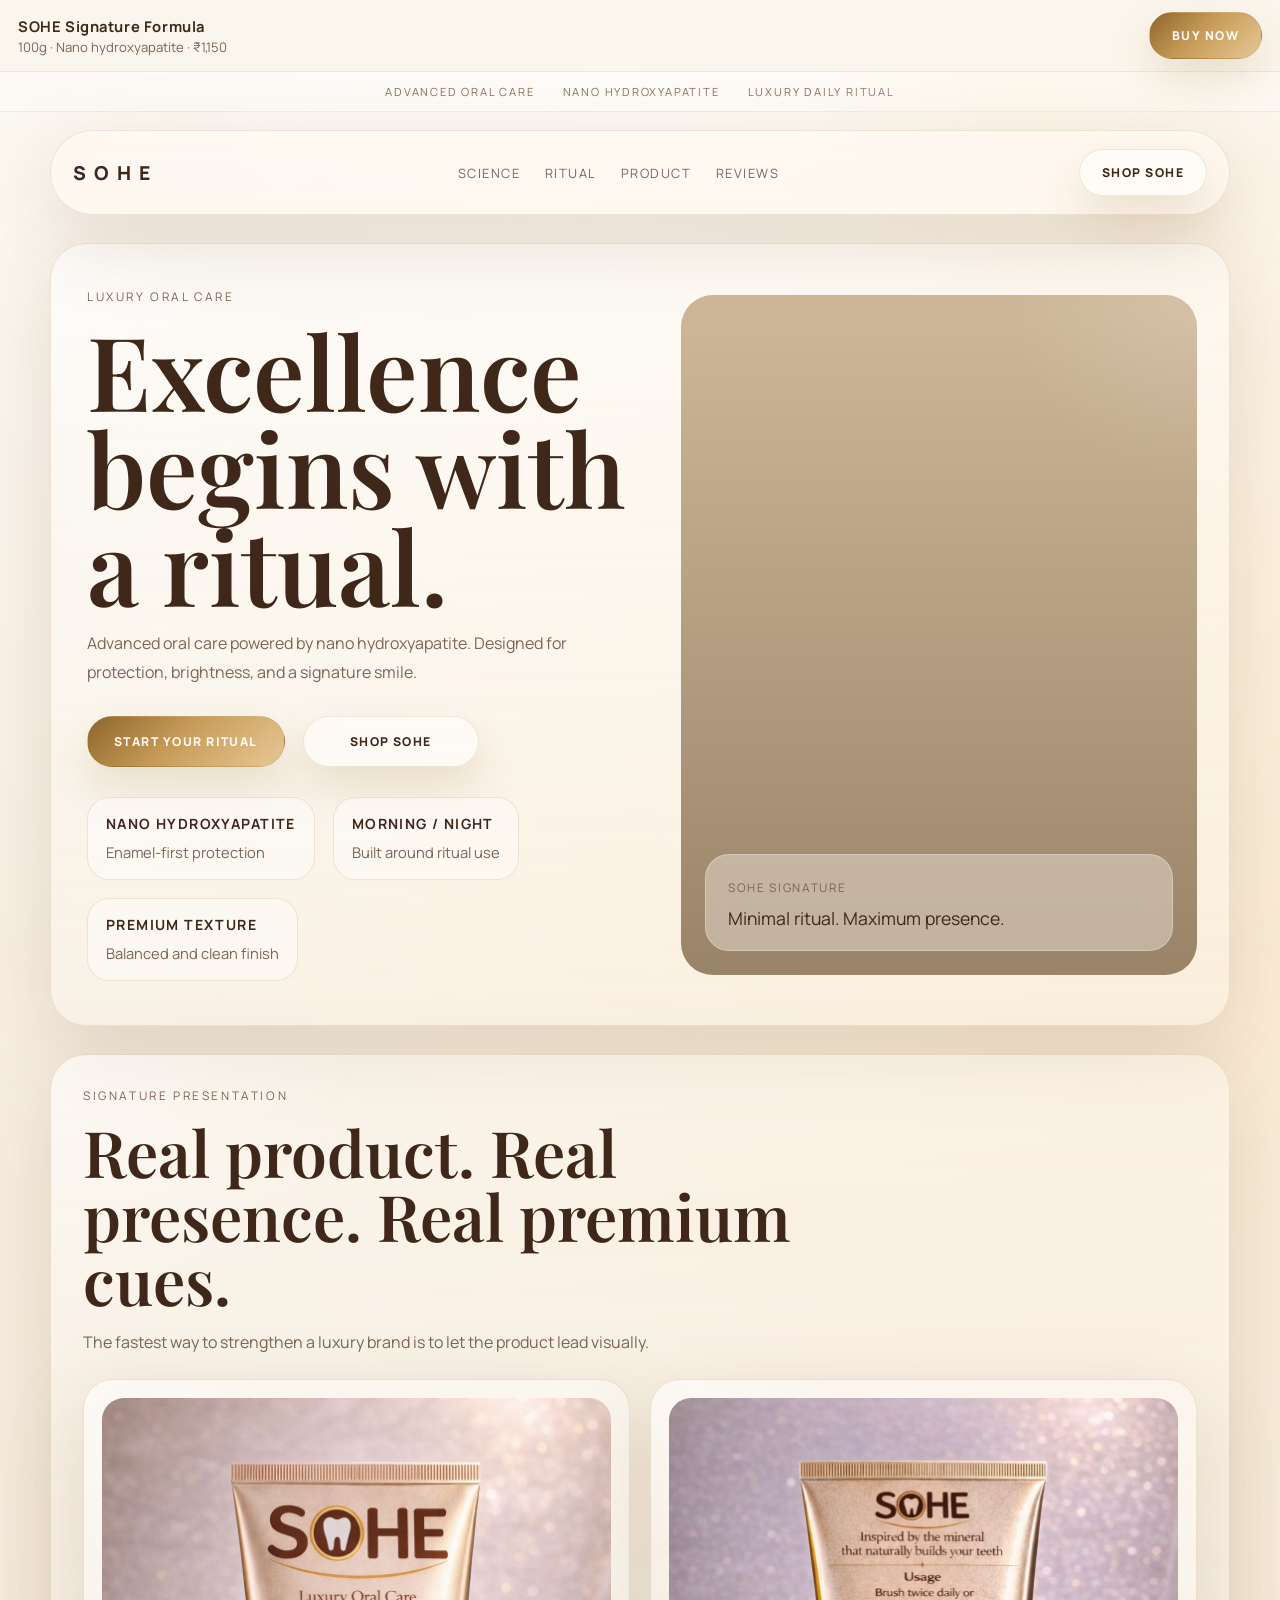
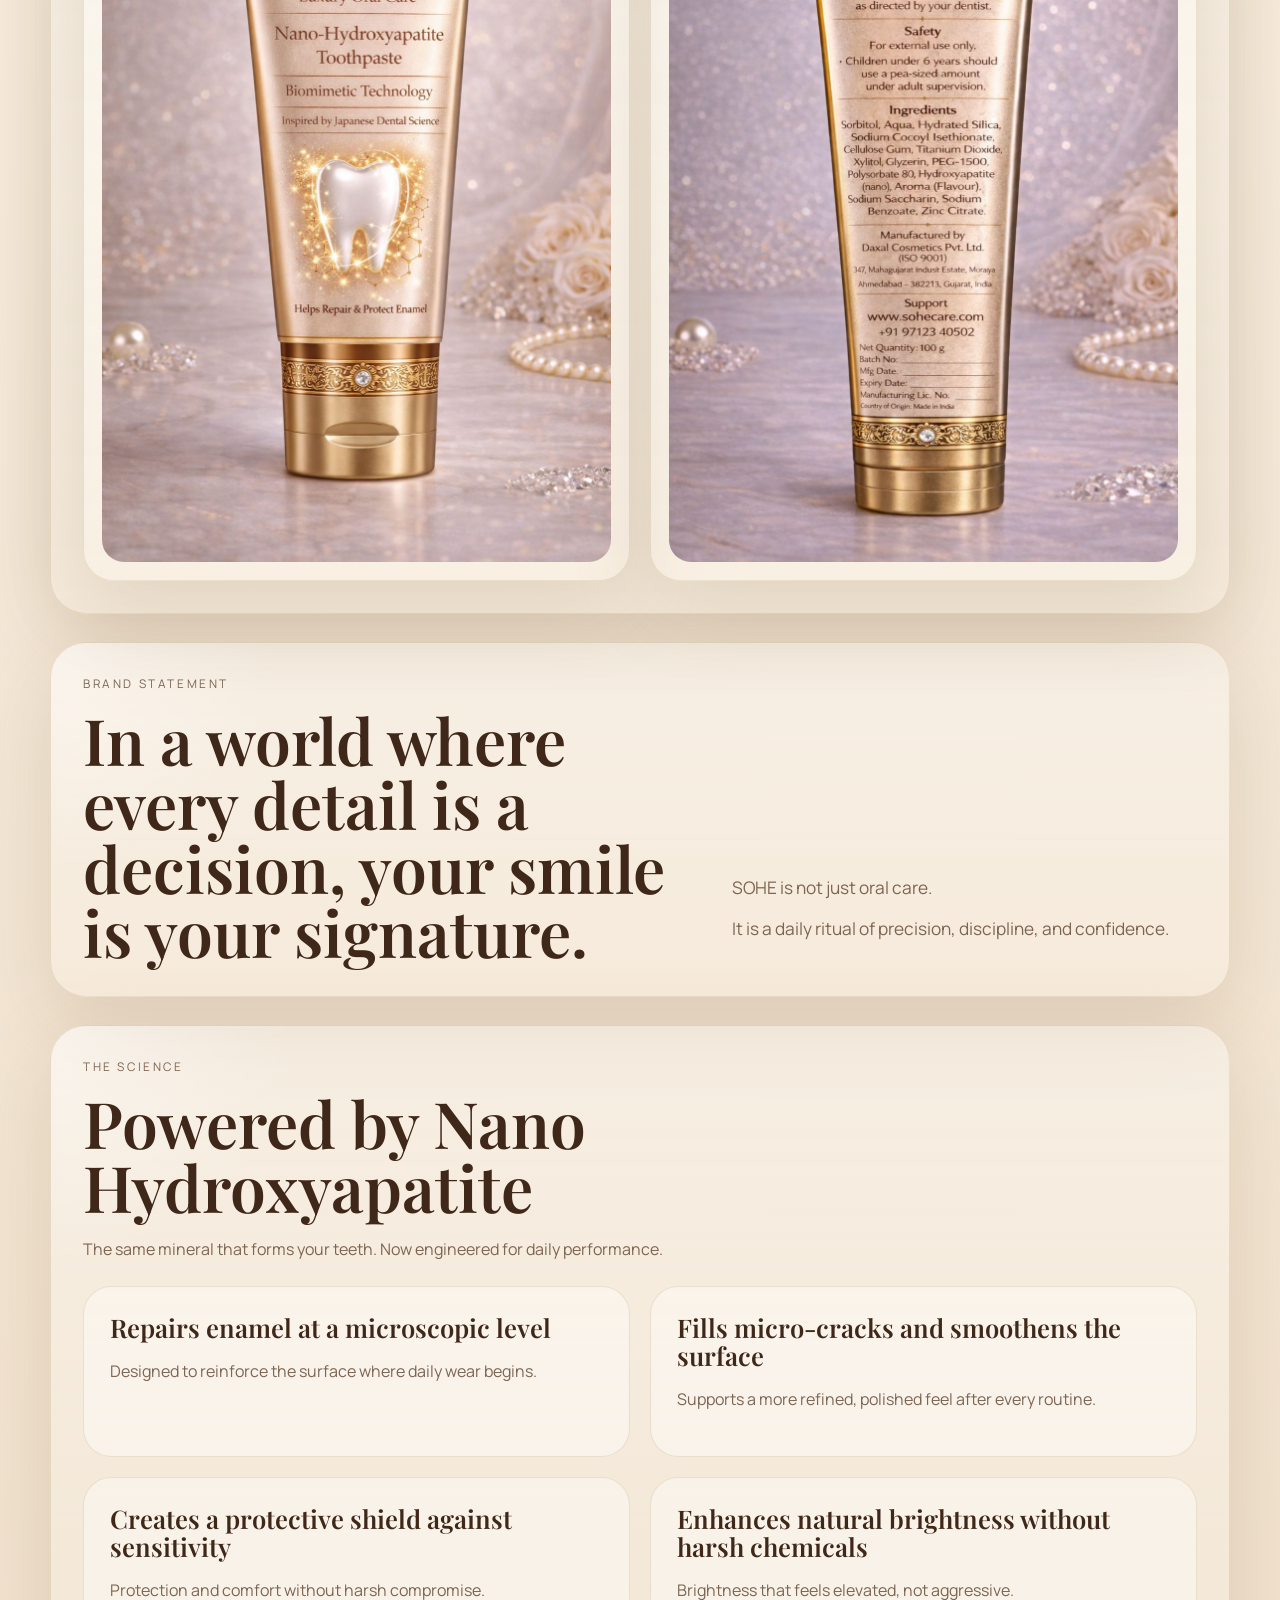
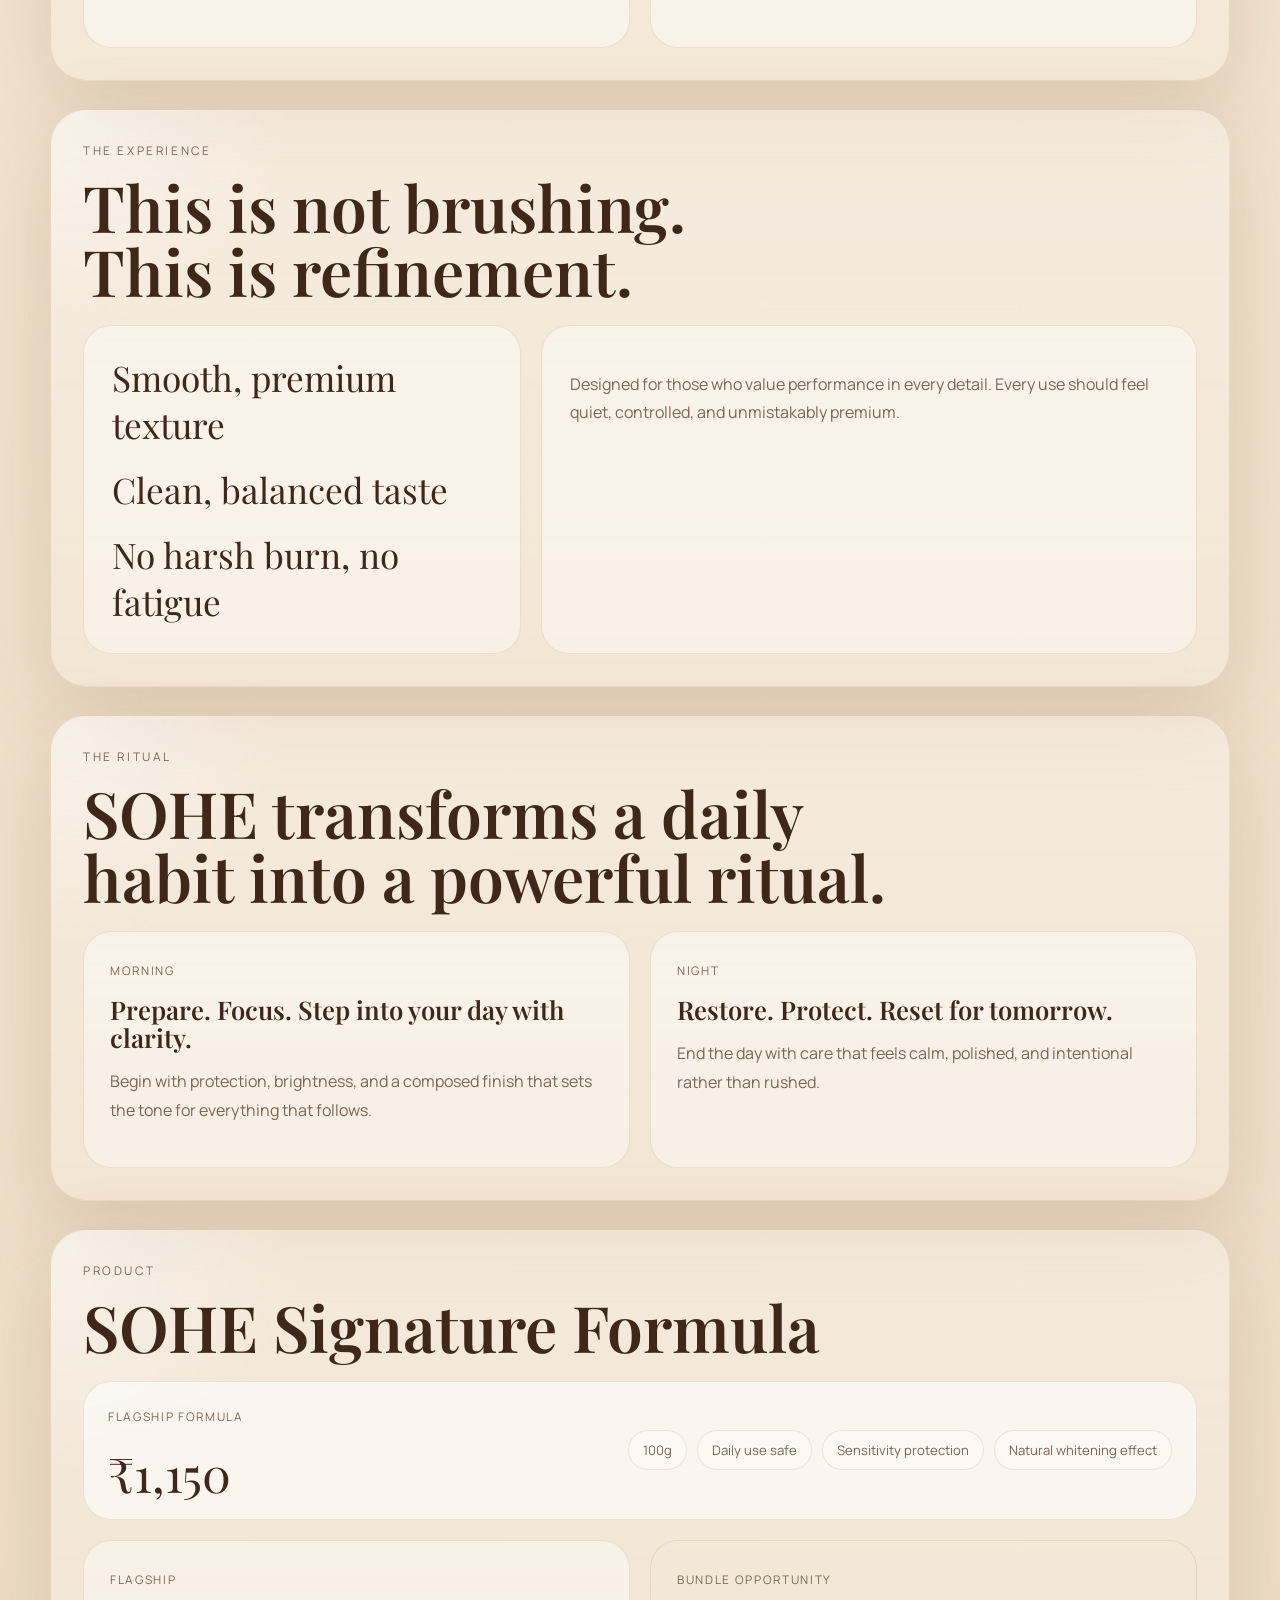
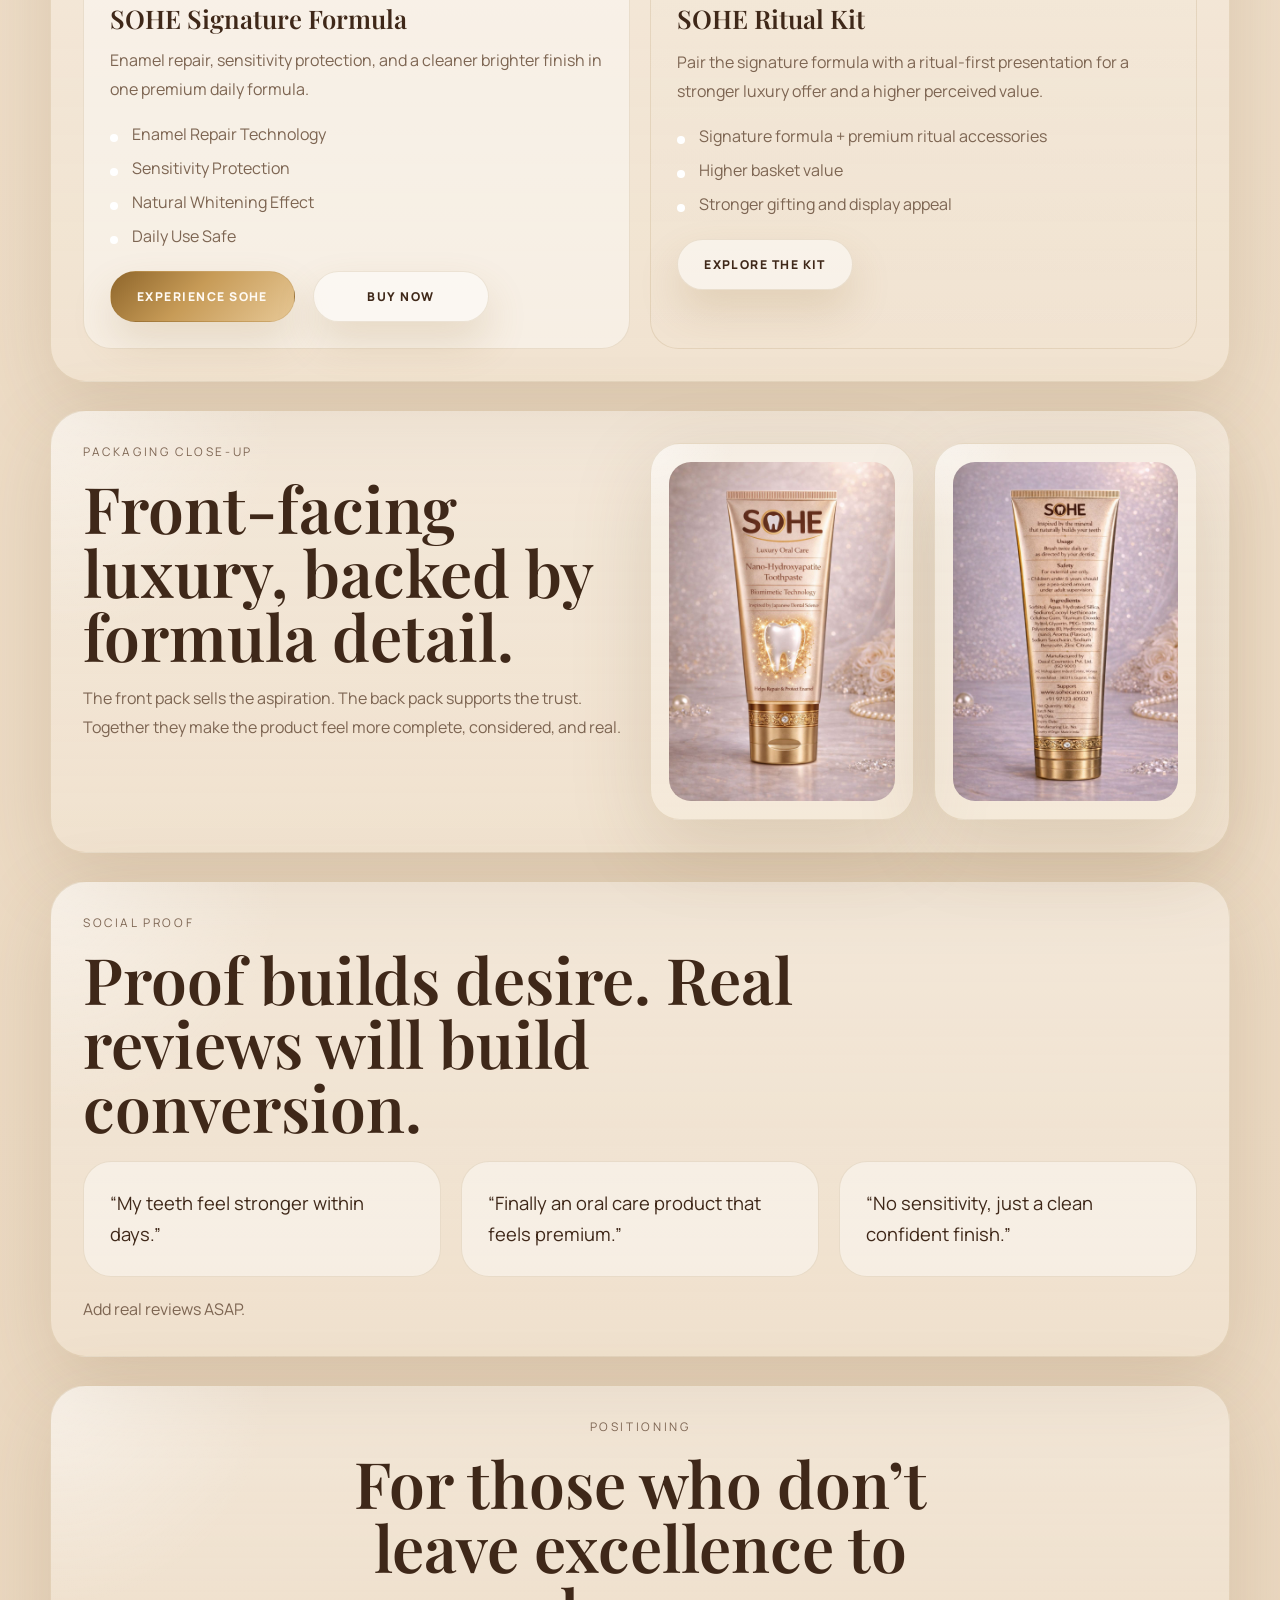
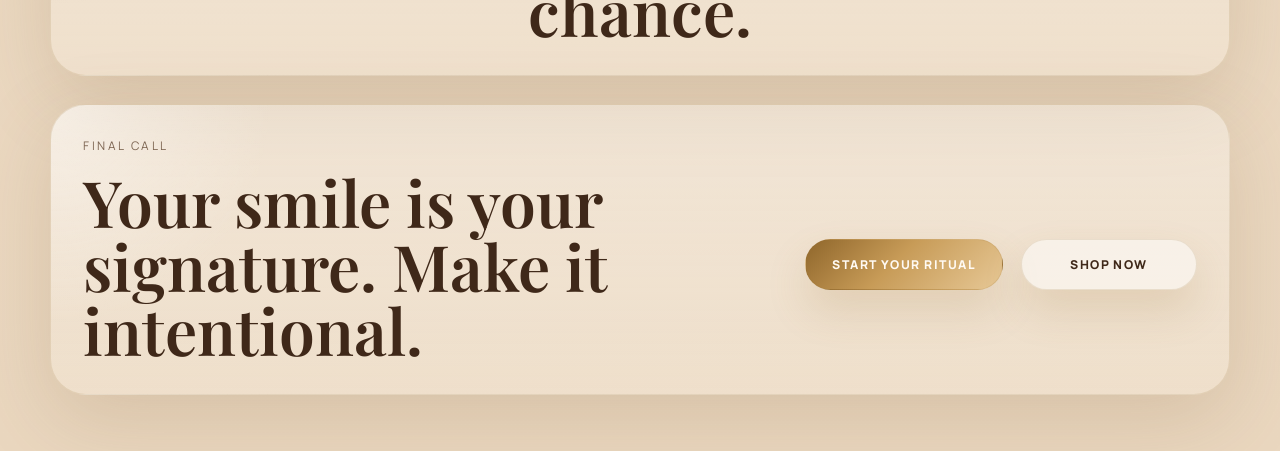
<file: index.html>
<!DOCTYPE html>
<html lang="en">
  <head>
    <meta charset="UTF-8" />
    <meta name="viewport" content="width=device-width, initial-scale=1.0" />
    <title>SOHE | Excellence Begins With A Ritual</title>
    <meta
      name="description"
      content="SOHE is advanced oral care powered by nano hydroxyapatite, designed for protection, brightness, and a signature smile."
    />
    <link rel="preconnect" href="https://fonts.googleapis.com" />
    <link rel="preconnect" href="https://fonts.gstatic.com" crossorigin />
    <link
      href="https://fonts.googleapis.com/css2?family=Manrope:wght@400;500;600;700;800&family=Playfair+Display:wght@500;600;700&display=swap"
      rel="stylesheet"
    />
    <link rel="stylesheet" href="home.css" />
  </head>
  <body data-page="home">
    <div class="sticky-buy-bar">
      <div class="sticky-buy-copy">
        <strong>SOHE Signature Formula</strong>
        <span>100g · Nano hydroxyapatite · ₹1,150</span>
      </div>
      <div class="sticky-buy-actions">
        <a class="button button-small" href="checkout.html">Buy Now</a>
      </div>
    </div>

    <div class="announcement-bar">
      <span>Advanced oral care</span>
      <span>Nano hydroxyapatite</span>
      <span>Luxury daily ritual</span>
    </div>

    <div class="page-shell">
      <header class="site-header">
        <a class="brand" href="index.html" aria-label="SOHE home">SOHE</a>
        <nav class="main-nav" aria-label="Primary">
          <a href="#science">Science</a>
          <a href="#ritual">Ritual</a>
          <a href="#product">Product</a>
          <a href="#proof">Reviews</a>
        </nav>
        <div class="header-actions">
          <a class="button button-secondary button-small" href="#product">Shop SOHE</a>
          <button class="menu-toggle" type="button" aria-expanded="false" aria-controls="mobile-menu">
            <span></span>
            <span></span>
            <span></span>
          </button>
        </div>
      </header>

      <nav class="mobile-nav" id="mobile-menu" aria-label="Mobile">
        <a href="#science">Science</a>
        <a href="#ritual">Ritual</a>
        <a href="#product">Product</a>
        <a href="#proof">Reviews</a>
      </nav>

      <main>
        <section class="hero">
          <div class="hero-copy">
            <p class="eyebrow">Luxury Oral Care</p>
            <h1>Excellence begins with a ritual.</h1>
            <p class="hero-subcopy">
              Advanced oral care powered by nano hydroxyapatite. Designed for protection,
              brightness, and a signature smile.
            </p>
            <div class="hero-actions">
              <a class="button" href="#ritual">Start Your Ritual</a>
              <a class="button button-secondary" href="#product">Shop SOHE</a>
            </div>
            <div class="hero-metrics">
              <div>
                <strong>Nano hydroxyapatite</strong>
                <span>Enamel-first protection</span>
              </div>
              <div>
                <strong>Morning / Night</strong>
                <span>Built around ritual use</span>
              </div>
              <div>
                <strong>Premium texture</strong>
                <span>Balanced and clean finish</span>
              </div>
            </div>
          </div>

          <div class="hero-media">
            <video
              class="hero-video"
              src="3.mp4"
              autoplay
              muted
              loop
              playsinline
              preload="metadata"
              aria-label="SOHE luxury oral care film"
            ></video>
            <div class="hero-overlay">
              <span class="overlay-tag">SOHE Signature</span>
              <p>Minimal ritual. Maximum presence.</p>
            </div>
          </div>
        </section>

        <section class="product-visuals section">
          <div class="section-head narrow">
            <p class="eyebrow">Signature Presentation</p>
            <h2>Real product. Real presence. Real premium cues.</h2>
            <p class="section-intro">
              The fastest way to strengthen a luxury brand is to let the product lead visually.
            </p>
          </div>
          <div class="product-visual-grid">
            <figure class="product-image-card product-image-card-large">
              <img src="sohe-front.jpeg" alt="SOHE luxury oral care front of tube packaging" />
            </figure>
            <figure class="product-image-card">
              <img src="sohe-back.jpeg" alt="SOHE luxury oral care back of tube packaging" />
            </figure>
          </div>
        </section>

        <section class="statement section">
          <p class="eyebrow">Brand Statement</p>
          <div class="statement-grid">
            <h2>In a world where every detail is a decision, your smile is your signature.</h2>
            <div class="statement-copy">
              <p>SOHE is not just oral care.</p>
              <p>It is a daily ritual of precision, discipline, and confidence.</p>
            </div>
          </div>
        </section>

        <section class="science section" id="science">
          <div class="section-head">
            <p class="eyebrow">The Science</p>
            <h2>Powered by Nano Hydroxyapatite</h2>
            <p class="section-intro">
              The same mineral that forms your teeth. Now engineered for daily performance.
            </p>
          </div>
          <div class="science-grid">
            <article class="science-card">
              <h3>Repairs enamel at a microscopic level</h3>
              <p>Designed to reinforce the surface where daily wear begins.</p>
            </article>
            <article class="science-card">
              <h3>Fills micro-cracks and smoothens the surface</h3>
              <p>Supports a more refined, polished feel after every routine.</p>
            </article>
            <article class="science-card">
              <h3>Creates a protective shield against sensitivity</h3>
              <p>Protection and comfort without harsh compromise.</p>
            </article>
            <article class="science-card">
              <h3>Enhances natural brightness without harsh chemicals</h3>
              <p>Brightness that feels elevated, not aggressive.</p>
            </article>
          </div>
        </section>

        <section class="experience section">
          <div class="section-head narrow">
            <p class="eyebrow">The Experience</p>
            <h2>This is not brushing. This is refinement.</h2>
          </div>
          <div class="experience-grid">
            <div class="experience-copy">
              <p>Smooth, premium texture</p>
              <p>Clean, balanced taste</p>
              <p>No harsh burn, no fatigue</p>
            </div>
            <div class="experience-note">
              <p>
                Designed for those who value performance in every detail. Every use should feel
                quiet, controlled, and unmistakably premium.
              </p>
            </div>
          </div>
        </section>

        <section class="ritual section" id="ritual">
          <div class="section-head">
            <p class="eyebrow">The Ritual</p>
            <h2>SOHE transforms a daily habit into a powerful ritual.</h2>
          </div>
          <div class="ritual-grid">
            <article class="ritual-card">
              <span class="ritual-label">Morning</span>
              <h3>Prepare. Focus. Step into your day with clarity.</h3>
              <p>
                Begin with protection, brightness, and a composed finish that sets the tone for
                everything that follows.
              </p>
            </article>
            <article class="ritual-card">
              <span class="ritual-label">Night</span>
              <h3>Restore. Protect. Reset for tomorrow.</h3>
              <p>
                End the day with care that feels calm, polished, and intentional rather than
                rushed.
              </p>
            </article>
          </div>
        </section>

        <section class="product section" id="product">
          <div class="section-head">
            <p class="eyebrow">Product</p>
            <h2>SOHE Signature Formula</h2>
          </div>
          <div class="product-intro-banner">
            <div>
              <span class="product-badge product-badge-strong">Flagship Formula</span>
              <p class="product-price">₹1,150</p>
            </div>
            <div class="product-intro-points">
              <span>100g</span>
              <span>Daily use safe</span>
              <span>Sensitivity protection</span>
              <span>Natural whitening effect</span>
            </div>
          </div>
          <div class="product-grid">
            <div class="product-card">
              <span class="product-badge">Flagship</span>
              <h3>SOHE Signature Formula</h3>
              <p class="product-value-line">
                Enamel repair, sensitivity protection, and a cleaner brighter finish in one premium
                daily formula.
              </p>
              <ul class="feature-list">
                <li>Enamel Repair Technology</li>
                <li>Sensitivity Protection</li>
                <li>Natural Whitening Effect</li>
                <li>Daily Use Safe</li>
              </ul>
              <div class="product-actions">
                <a class="button" href="checkout.html">Experience SOHE</a>
                <a class="button button-secondary" href="checkout.html">Buy Now</a>
              </div>
            </div>
            <div class="product-card product-card-alt">
              <span class="product-badge">Bundle Opportunity</span>
              <h3>SOHE Ritual Kit</h3>
              <p>
                Pair the signature formula with a ritual-first presentation for a stronger luxury
                offer and a higher perceived value.
              </p>
              <ul class="feature-list">
                <li>Signature formula + premium ritual accessories</li>
                <li>Higher basket value</li>
                <li>Stronger gifting and display appeal</li>
              </ul>
              <div class="product-actions">
                <a class="button button-secondary" href="shop.html">Explore the Kit</a>
              </div>
            </div>
          </div>
        </section>

        <section class="formula-showcase section">
          <div class="formula-showcase-copy">
            <p class="eyebrow">Packaging Close-Up</p>
            <h2>Front-facing luxury, backed by formula detail.</h2>
            <p class="section-intro">
              The front pack sells the aspiration. The back pack supports the trust. Together they
              make the product feel more complete, considered, and real.
            </p>
          </div>
          <div class="formula-showcase-grid">
            <figure class="product-image-card">
              <img src="sohe-front.jpeg" alt="SOHE front tube close-up" />
            </figure>
            <figure class="product-image-card">
              <img src="sohe-back.jpeg" alt="SOHE back tube close-up" />
            </figure>
          </div>
        </section>

        <section class="proof section" id="proof">
          <div class="section-head narrow">
            <p class="eyebrow">Social Proof</p>
            <h2>Proof builds desire. Real reviews will build conversion.</h2>
          </div>
          <div class="proof-grid">
            <blockquote class="review-card">
              <p>“My teeth feel stronger within days.”</p>
            </blockquote>
            <blockquote class="review-card">
              <p>“Finally an oral care product that feels premium.”</p>
            </blockquote>
            <blockquote class="review-card">
              <p>“No sensitivity, just a clean confident finish.”</p>
            </blockquote>
          </div>
          <p class="proof-note">Add real reviews ASAP.</p>
        </section>

        <section class="positioning section">
          <p class="eyebrow">Positioning</p>
          <h2>For those who don’t leave excellence to chance.</h2>
        </section>

        <section class="final-cta section">
          <div>
            <p class="eyebrow">Final Call</p>
            <h2>Your smile is your signature. Make it intentional.</h2>
          </div>
          <div class="hero-actions">
            <a class="button" href="#ritual">Start Your Ritual</a>
            <a class="button button-secondary" href="#product">Shop Now</a>
          </div>
        </section>
      </main>
    </div>

    <script src="script.js"></script>
  </body>
</html>
</file>
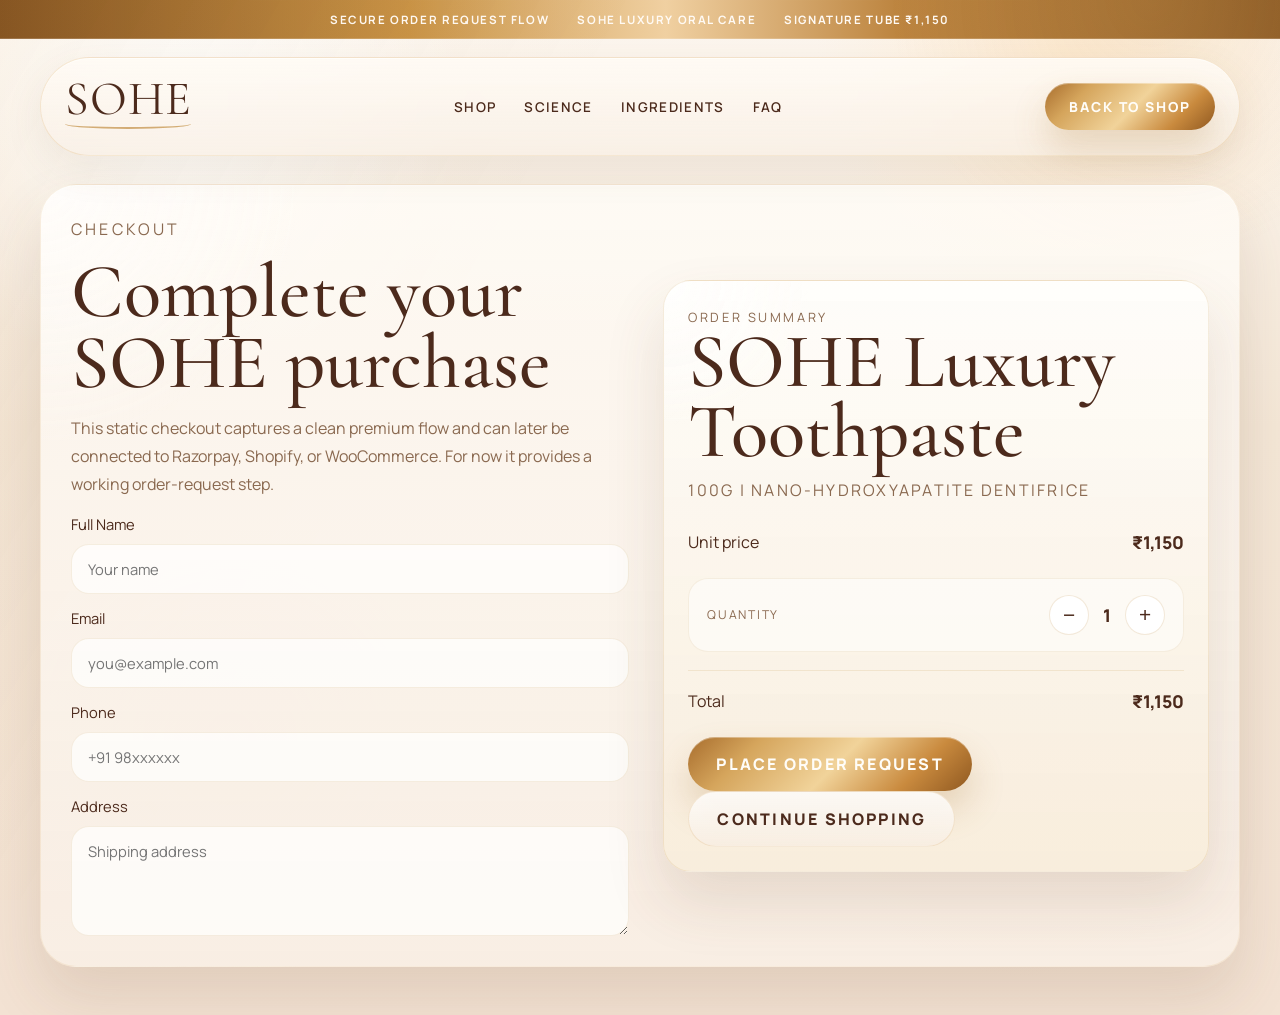
<file: checkout.html>
<!DOCTYPE html>
<html lang="en">
  <head>
    <meta charset="UTF-8" />
    <meta name="viewport" content="width=device-width, initial-scale=1.0" />
    <title>Checkout | SOHE Care</title>
    <meta
      name="description"
      content="Checkout page for SOHE luxury toothpaste priced at ₹1,150."
    />
    <link rel="preconnect" href="https://fonts.googleapis.com" />
    <link rel="preconnect" href="https://fonts.gstatic.com" crossorigin />
    <link
      href="https://fonts.googleapis.com/css2?family=Cormorant+Garamond:wght@400;500;600&family=Manrope:wght@400;500;600;700;800&display=swap"
      rel="stylesheet"
    />
    <link rel="stylesheet" href="styles.css" />
  </head>
  <body data-page="checkout">
    <div class="announcement-bar">
      <span>Secure order request flow</span>
      <span>SOHE Luxury Oral Care</span>
      <span>Signature Tube ₹1,150</span>
    </div>

    <div class="page-shell">
      <header class="site-header">
        <a class="brand" href="index.html" aria-label="SOHE Care home">
          <span class="brand-mark">SOHE</span>
          <span class="brand-swoosh" aria-hidden="true"></span>
        </a>
        <nav class="main-nav" aria-label="Primary">
          <a href="shop.html">Shop</a>
          <a href="science.html">Science</a>
          <a href="ingredients.html">Ingredients</a>
          <a href="faq.html">FAQ</a>
        </nav>
        <div class="header-actions">
          <a class="button button-small" href="shop.html">Back to Shop</a>
          <button class="menu-toggle" type="button" aria-expanded="false" aria-controls="mobile-menu">
            <span></span>
            <span></span>
            <span></span>
          </button>
        </div>
      </header>

      <nav class="mobile-nav" id="mobile-menu" aria-label="Mobile">
        <a href="shop.html">Shop</a>
        <a href="science.html">Science</a>
        <a href="ingredients.html">Ingredients</a>
        <a href="faq.html">FAQ</a>
      </nav>

      <main>
        <section class="section checkout-layout">
          <div class="checkout-copy">
            <p class="eyebrow">Checkout</p>
            <h1>Complete your SOHE purchase</h1>
            <p class="hero-subcopy">
              This static checkout captures a clean premium flow and can later be connected to
              Razorpay, Shopify, or WooCommerce. For now it provides a working order-request step.
            </p>

            <form class="checkout-form">
              <label>
                Full Name
                <input type="text" placeholder="Your name" />
              </label>
              <label>
                Email
                <input type="email" placeholder="you@example.com" />
              </label>
              <label>
                Phone
                <input type="tel" placeholder="+91 98xxxxxx" />
              </label>
              <label>
                Address
                <textarea rows="4" placeholder="Shipping address"></textarea>
              </label>
            </form>
          </div>

          <aside class="checkout-card" data-price="1150">
            <span class="eyebrow">Order Summary</span>
            <h2>SOHE Luxury Toothpaste</h2>
            <p class="product-subline">100g | Nano-Hydroxyapatite Dentifrice</p>

            <div class="checkout-line">
              <span>Unit price</span>
              <strong>₹1,150</strong>
            </div>

            <div class="quantity-selector" data-checkout-qty>
              <span class="quantity-label">Quantity</span>
              <div class="quantity-controls">
                <button type="button" class="qty-btn" data-action="decrease">−</button>
                <span class="qty-value" data-qty-value>1</span>
                <button type="button" class="qty-btn" data-action="increase">+</button>
              </div>
            </div>

            <div class="checkout-line checkout-total-line">
              <span>Total</span>
              <strong data-total-display>₹1,150</strong>
            </div>

            <a class="button" href="mailto:hello@sohecare.com?subject=SOHE%20Order%20Request&body=I%20would%20like%20to%20order%20SOHE%20Luxury%20Toothpaste." data-order-email>
              Place Order Request
            </a>
            <a class="button button-secondary" href="shop.html">Continue Shopping</a>
          </aside>
        </section>
      </main>
    </div>

    <script src="script.js"></script>
  </body>
</html>
</file>
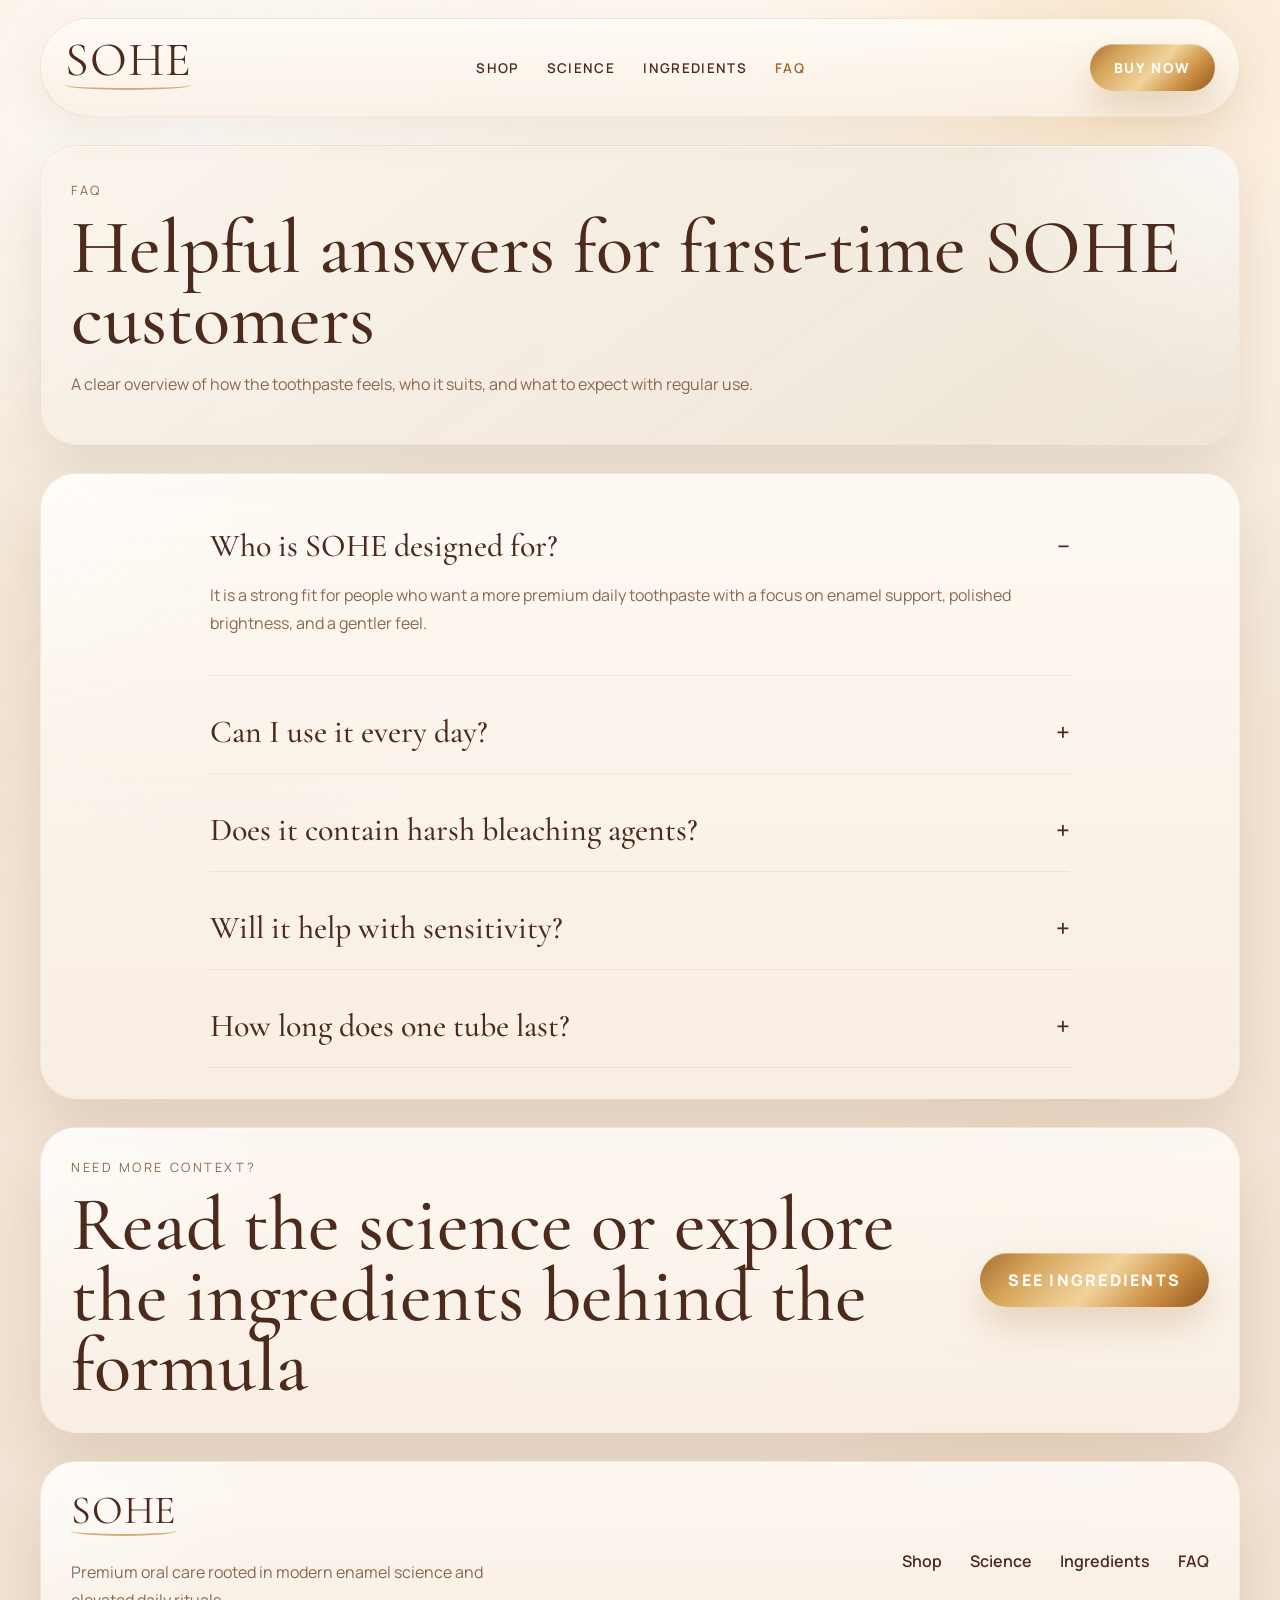
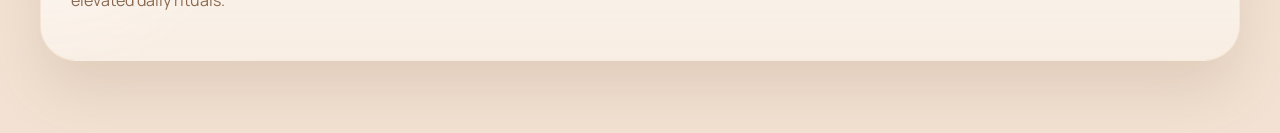
<file: faq.html>
<!DOCTYPE html>
<html lang="en">
  <head>
    <meta charset="UTF-8" />
    <meta name="viewport" content="width=device-width, initial-scale=1.0" />
    <title>FAQ | SOHE Care</title>
    <meta
      name="description"
      content="Frequently asked questions about SOHE advanced enamel care."
    />
    <link rel="preconnect" href="https://fonts.googleapis.com" />
    <link rel="preconnect" href="https://fonts.gstatic.com" crossorigin />
    <link
      href="https://fonts.googleapis.com/css2?family=Cormorant+Garamond:wght@400;500;600&family=Manrope:wght@400;500;600;700;800&display=swap"
      rel="stylesheet"
    />
    <link rel="stylesheet" href="styles.css" />
  </head>
  <body data-page="faq">
    <div class="page-shell">
      <header class="site-header">
        <a class="brand" href="index.html" aria-label="SOHE Care home">
          <span class="brand-mark">SOHE</span>
          <span class="brand-swoosh" aria-hidden="true"></span>
        </a>
        <nav class="main-nav" aria-label="Primary">
          <a href="shop.html">Shop</a>
          <a href="science.html">Science</a>
          <a href="ingredients.html">Ingredients</a>
          <a href="faq.html">FAQ</a>
        </nav>
        <div class="header-actions">
          <a class="button button-small" href="shop.html">Buy Now</a>
          <button class="menu-toggle" type="button" aria-expanded="false" aria-controls="mobile-menu">
            <span></span>
            <span></span>
            <span></span>
          </button>
        </div>
      </header>

      <nav class="mobile-nav" id="mobile-menu" aria-label="Mobile">
        <a href="shop.html">Shop</a>
        <a href="science.html">Science</a>
        <a href="ingredients.html">Ingredients</a>
        <a href="faq.html">FAQ</a>
      </nav>

      <main>
        <section class="section page-hero">
          <div>
            <p class="eyebrow">FAQ</p>
            <h1>Helpful answers for first-time SOHE customers</h1>
            <p class="hero-subcopy">
              A clear overview of how the toothpaste feels, who it suits, and what to expect with
              regular use.
            </p>
          </div>
        </section>

        <section class="section faq-section">
          <div class="faq-list">
            <details open>
              <summary>Who is SOHE designed for?</summary>
              <p>
                It is a strong fit for people who want a more premium daily toothpaste with a focus
                on enamel support, polished brightness, and a gentler feel.
              </p>
            </details>
            <details>
              <summary>Can I use it every day?</summary>
              <p>
                Yes. The formula is intended for twice-daily use as part of a normal brushing
                routine.
              </p>
            </details>
            <details>
              <summary>Does it contain harsh bleaching agents?</summary>
              <p>
                No. The brightening effect comes from polishing and smoothing rather than strong
                bleach-led whitening.
              </p>
            </details>
            <details>
              <summary>Will it help with sensitivity?</summary>
              <p>
                Many customers choose it specifically because the formula is designed around mineral
                support and a less aggressive brushing experience.
              </p>
            </details>
            <details>
              <summary>How long does one tube last?</summary>
              <p>
                For one person using a small amount twice daily, a tube generally lasts around one
                month.
              </p>
            </details>
          </div>
        </section>

        <section class="section cta-banner">
          <div>
            <p class="eyebrow">Need More Context?</p>
            <h2>Read the science or explore the ingredients behind the formula</h2>
          </div>
          <a class="button" href="ingredients.html">See Ingredients</a>
        </section>
      </main>

      <footer class="site-footer section">
        <div>
          <a class="brand footer-brand" href="index.html" aria-label="SOHE Care home">
            <span class="brand-mark">SOHE</span>
            <span class="brand-swoosh" aria-hidden="true"></span>
          </a>
          <p class="footer-copy">
            Premium oral care rooted in modern enamel science and elevated daily rituals.
          </p>
        </div>
        <div class="footer-links">
          <a href="shop.html">Shop</a>
          <a href="science.html">Science</a>
          <a href="ingredients.html">Ingredients</a>
          <a href="faq.html">FAQ</a>
        </div>
      </footer>
    </div>

    <script src="script.js"></script>
  </body>
</html>
</file>
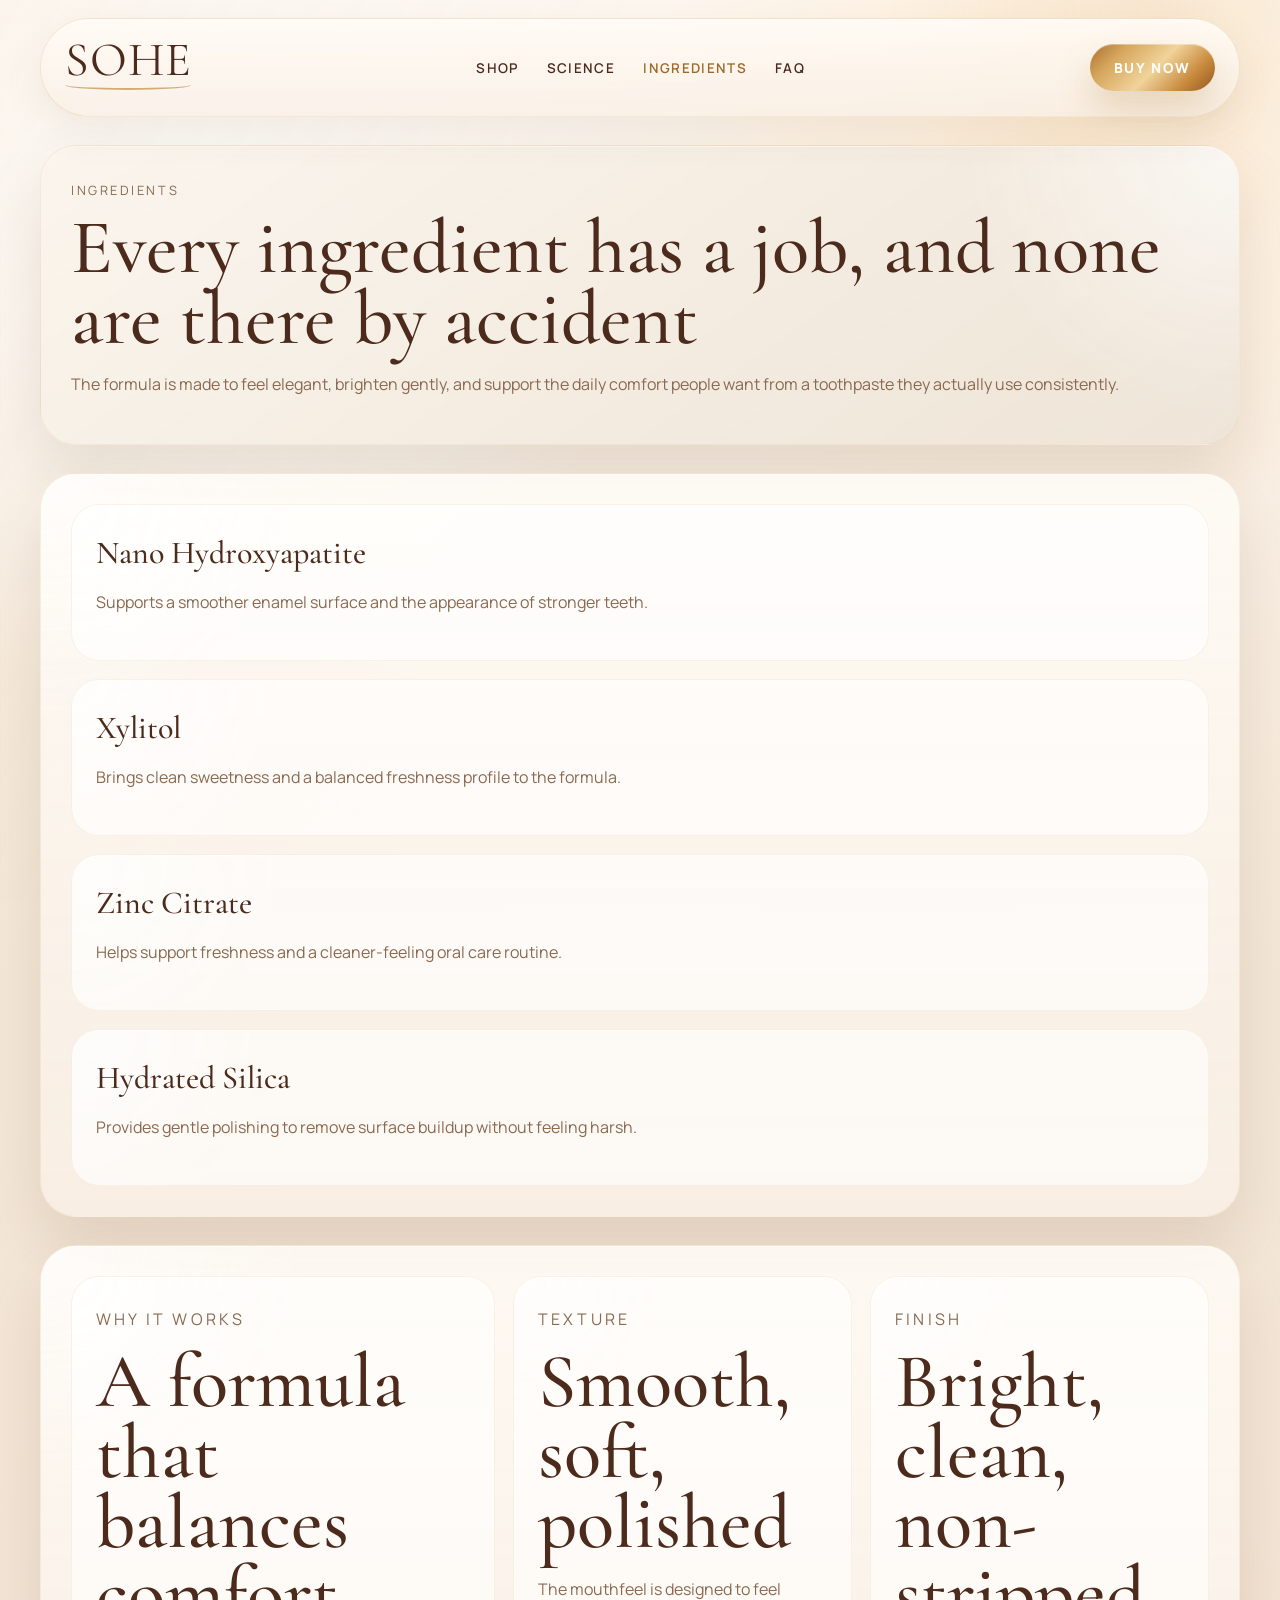
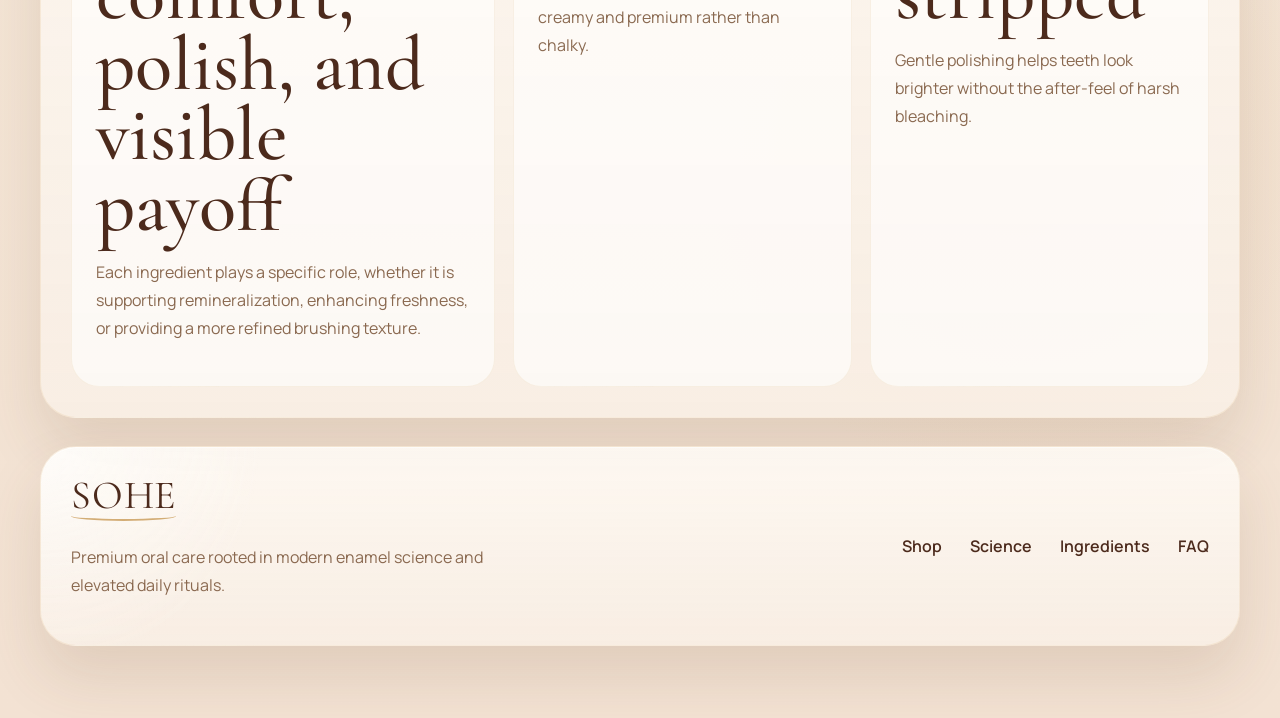
<file: ingredients.html>
<!DOCTYPE html>
<html lang="en">
  <head>
    <meta charset="UTF-8" />
    <meta name="viewport" content="width=device-width, initial-scale=1.0" />
    <title>Ingredients | SOHE Care</title>
    <meta
      name="description"
      content="Explore the premium oral care ingredients used in the SOHE formula."
    />
    <link rel="preconnect" href="https://fonts.googleapis.com" />
    <link rel="preconnect" href="https://fonts.gstatic.com" crossorigin />
    <link
      href="https://fonts.googleapis.com/css2?family=Cormorant+Garamond:wght@400;500;600&family=Manrope:wght@400;500;600;700;800&display=swap"
      rel="stylesheet"
    />
    <link rel="stylesheet" href="styles.css" />
  </head>
  <body data-page="ingredients">
    <div class="page-shell">
      <header class="site-header">
        <a class="brand" href="index.html" aria-label="SOHE Care home">
          <span class="brand-mark">SOHE</span>
          <span class="brand-swoosh" aria-hidden="true"></span>
        </a>
        <nav class="main-nav" aria-label="Primary">
          <a href="shop.html">Shop</a>
          <a href="science.html">Science</a>
          <a href="ingredients.html">Ingredients</a>
          <a href="faq.html">FAQ</a>
        </nav>
        <div class="header-actions">
          <a class="button button-small" href="shop.html">Buy Now</a>
          <button class="menu-toggle" type="button" aria-expanded="false" aria-controls="mobile-menu">
            <span></span>
            <span></span>
            <span></span>
          </button>
        </div>
      </header>

      <nav class="mobile-nav" id="mobile-menu" aria-label="Mobile">
        <a href="shop.html">Shop</a>
        <a href="science.html">Science</a>
        <a href="ingredients.html">Ingredients</a>
        <a href="faq.html">FAQ</a>
      </nav>

      <main>
        <section class="section page-hero">
          <div>
            <p class="eyebrow">Ingredients</p>
            <h1>Every ingredient has a job, and none are there by accident</h1>
            <p class="hero-subcopy">
              The formula is made to feel elegant, brighten gently, and support the daily comfort
              people want from a toothpaste they actually use consistently.
            </p>
          </div>
        </section>

        <section class="section split-section">
          <div class="ingredient-grid">
            <article class="ingredient-card">
              <div class="ingredient-visual crystal"></div>
              <h3>Nano Hydroxyapatite</h3>
              <p>Supports a smoother enamel surface and the appearance of stronger teeth.</p>
            </article>
            <article class="ingredient-card">
              <div class="ingredient-visual mint"></div>
              <h3>Xylitol</h3>
              <p>Brings clean sweetness and a balanced freshness profile to the formula.</p>
            </article>
            <article class="ingredient-card">
              <div class="ingredient-visual serum"></div>
              <h3>Zinc Citrate</h3>
              <p>Helps support freshness and a cleaner-feeling oral care routine.</p>
            </article>
            <article class="ingredient-card">
              <div class="ingredient-visual powder"></div>
              <h3>Hydrated Silica</h3>
              <p>Provides gentle polishing to remove surface buildup without feeling harsh.</p>
            </article>
          </div>
        </section>

        <section class="section editorial-grid">
          <article class="editorial-card editorial-card-large">
            <p class="eyebrow">Why It Works</p>
            <h2>A formula that balances comfort, polish, and visible payoff</h2>
            <p>
              Each ingredient plays a specific role, whether it is supporting remineralization,
              enhancing freshness, or providing a more refined brushing texture.
            </p>
          </article>
          <article class="editorial-card">
            <p class="eyebrow">Texture</p>
            <h2>Smooth, soft, polished</h2>
            <p>The mouthfeel is designed to feel creamy and premium rather than chalky.</p>
          </article>
          <article class="editorial-card">
            <p class="eyebrow">Finish</p>
            <h2>Bright, clean, non-stripped</h2>
            <p>Gentle polishing helps teeth look brighter without the after-feel of harsh bleaching.</p>
          </article>
        </section>
      </main>

      <footer class="site-footer section">
        <div>
          <a class="brand footer-brand" href="index.html" aria-label="SOHE Care home">
            <span class="brand-mark">SOHE</span>
            <span class="brand-swoosh" aria-hidden="true"></span>
          </a>
          <p class="footer-copy">
            Premium oral care rooted in modern enamel science and elevated daily rituals.
          </p>
        </div>
        <div class="footer-links">
          <a href="shop.html">Shop</a>
          <a href="science.html">Science</a>
          <a href="ingredients.html">Ingredients</a>
          <a href="faq.html">FAQ</a>
        </div>
      </footer>
    </div>

    <script src="script.js"></script>
  </body>
</html>
</file>
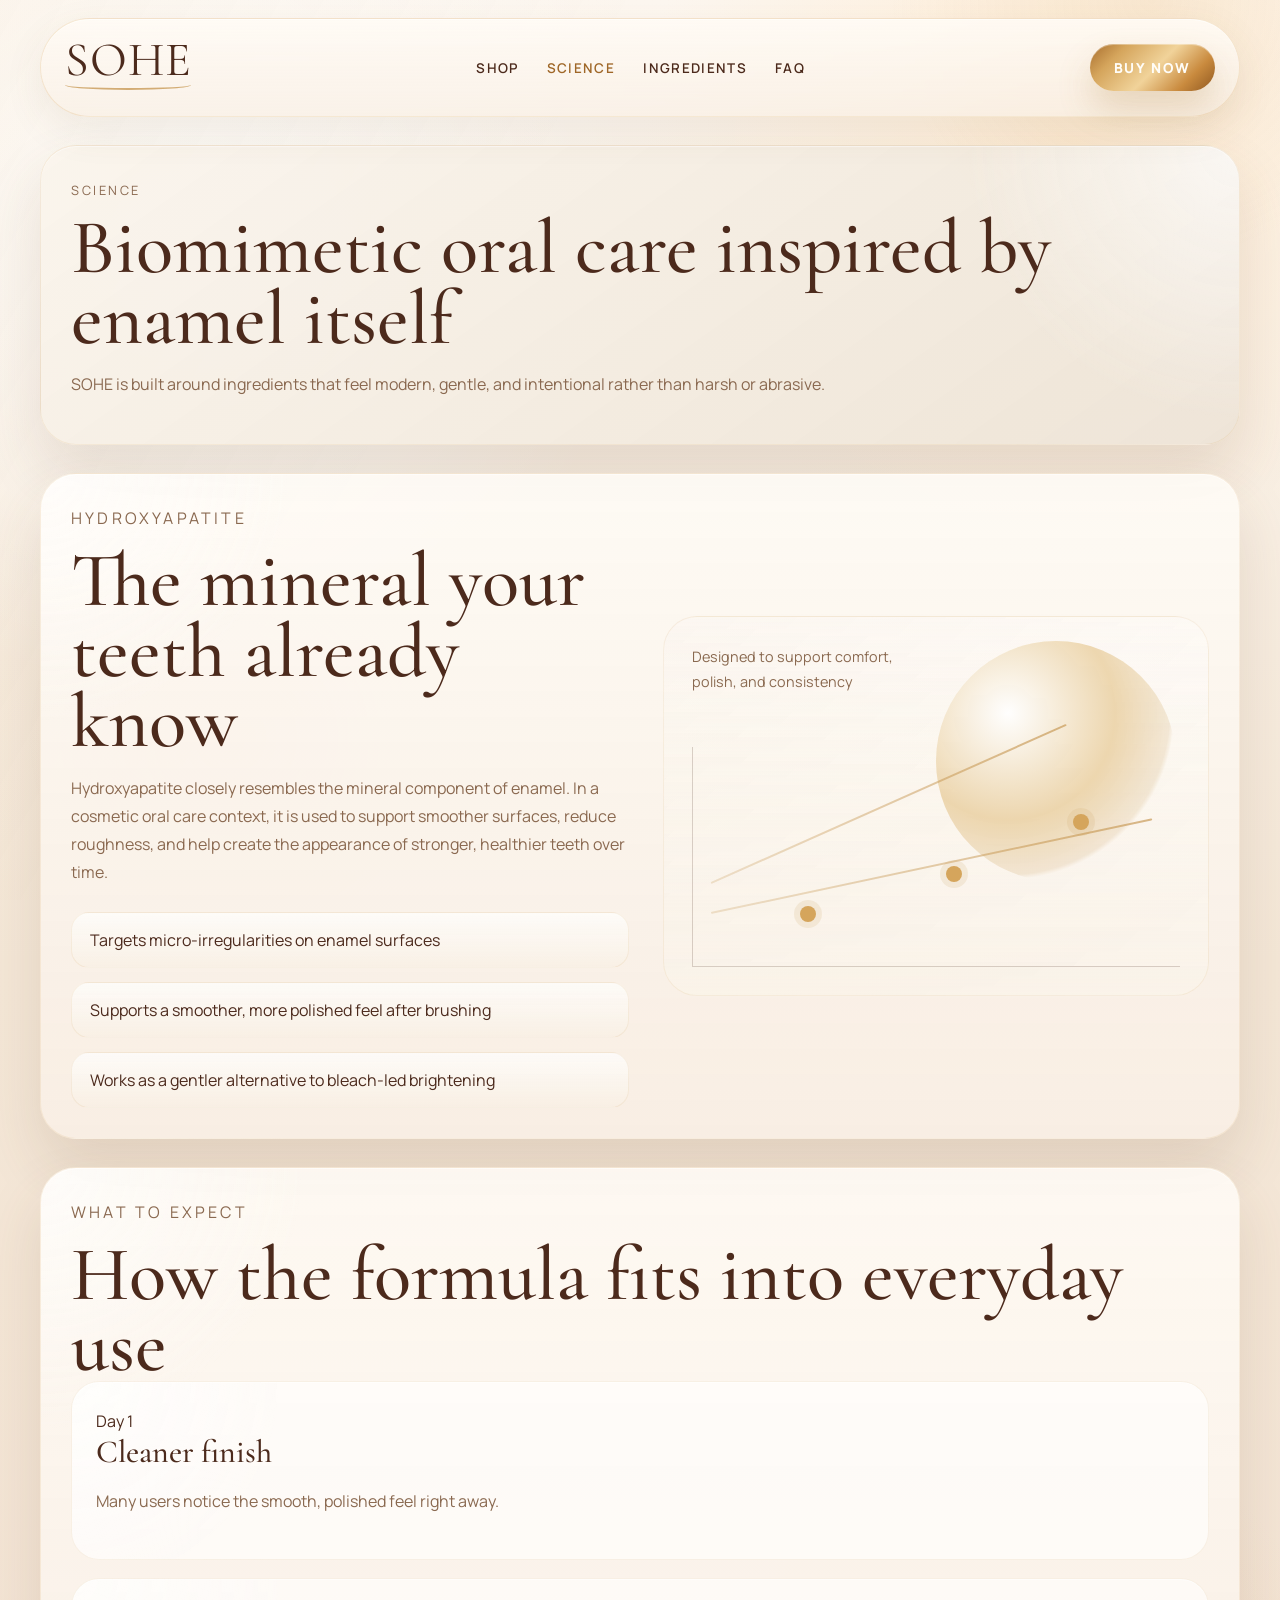
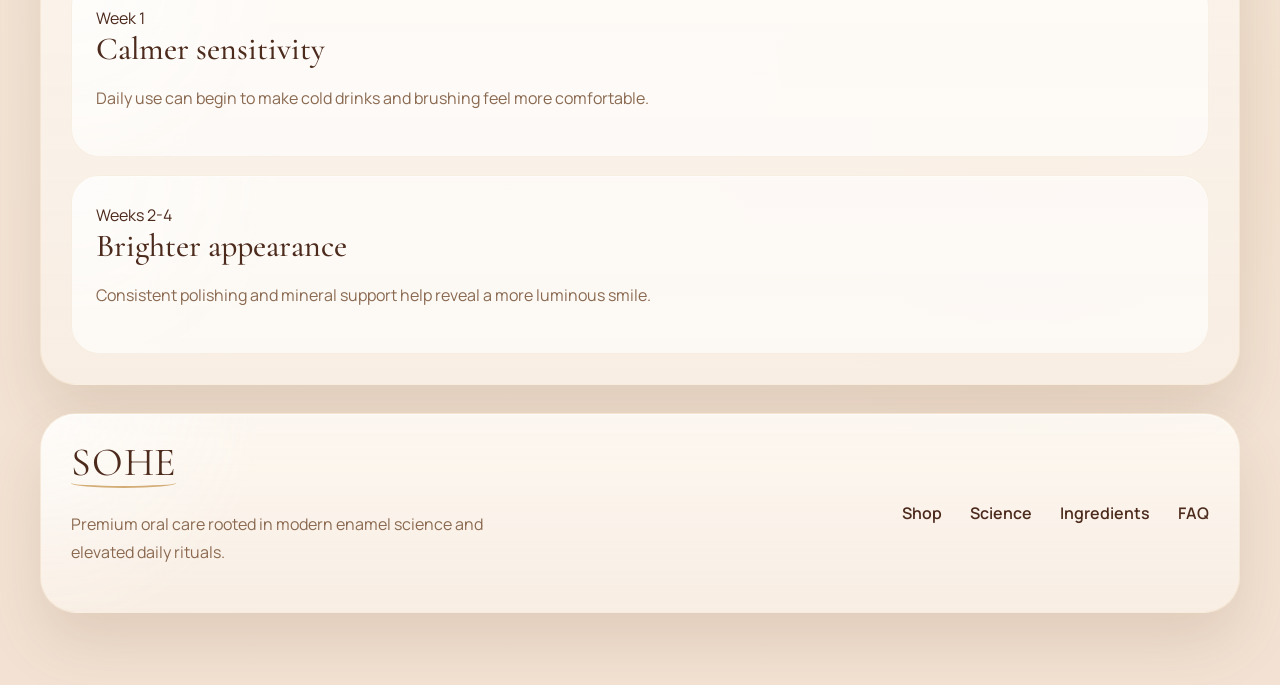
<file: science.html>
<!DOCTYPE html>
<html lang="en">
  <head>
    <meta charset="UTF-8" />
    <meta name="viewport" content="width=device-width, initial-scale=1.0" />
    <title>The Science | SOHE Care</title>
    <meta
      name="description"
      content="Learn how hydroxyapatite and biomimetic oral care support enamel."
    />
    <link rel="preconnect" href="https://fonts.googleapis.com" />
    <link rel="preconnect" href="https://fonts.gstatic.com" crossorigin />
    <link
      href="https://fonts.googleapis.com/css2?family=Cormorant+Garamond:wght@400;500;600&family=Manrope:wght@400;500;600;700;800&display=swap"
      rel="stylesheet"
    />
    <link rel="stylesheet" href="styles.css" />
  </head>
  <body data-page="science">
    <div class="page-shell">
      <header class="site-header">
        <a class="brand" href="index.html" aria-label="SOHE Care home">
          <span class="brand-mark">SOHE</span>
          <span class="brand-swoosh" aria-hidden="true"></span>
        </a>
        <nav class="main-nav" aria-label="Primary">
          <a href="shop.html">Shop</a>
          <a href="science.html">Science</a>
          <a href="ingredients.html">Ingredients</a>
          <a href="faq.html">FAQ</a>
        </nav>
        <div class="header-actions">
          <a class="button button-small" href="shop.html">Buy Now</a>
          <button class="menu-toggle" type="button" aria-expanded="false" aria-controls="mobile-menu">
            <span></span>
            <span></span>
            <span></span>
          </button>
        </div>
      </header>

      <nav class="mobile-nav" id="mobile-menu" aria-label="Mobile">
        <a href="shop.html">Shop</a>
        <a href="science.html">Science</a>
        <a href="ingredients.html">Ingredients</a>
        <a href="faq.html">FAQ</a>
      </nav>

      <main>
        <section class="section page-hero">
          <div>
            <p class="eyebrow">Science</p>
            <h1>Biomimetic oral care inspired by enamel itself</h1>
            <p class="hero-subcopy">
              SOHE is built around ingredients that feel modern, gentle, and intentional rather
              than harsh or abrasive.
            </p>
          </div>
        </section>

        <section class="section science-section">
          <div class="science-copy">
            <p class="eyebrow">Hydroxyapatite</p>
            <h2>The mineral your teeth already know</h2>
            <p>
              Hydroxyapatite closely resembles the mineral component of enamel. In a cosmetic oral
              care context, it is used to support smoother surfaces, reduce roughness, and help
              create the appearance of stronger, healthier teeth over time.
            </p>
            <ul class="science-list">
              <li>Targets micro-irregularities on enamel surfaces</li>
              <li>Supports a smoother, more polished feel after brushing</li>
              <li>Works as a gentler alternative to bleach-led brightening</li>
            </ul>
          </div>
          <div class="science-panel">
            <div class="science-orb"></div>
            <div class="science-chart">
              <div class="chart-line chart-line-one"></div>
              <div class="chart-line chart-line-two"></div>
              <div class="chart-point chart-point-one"></div>
              <div class="chart-point chart-point-two"></div>
              <div class="chart-point chart-point-three"></div>
            </div>
            <div class="science-caption">Designed to support comfort, polish, and consistency</div>
          </div>
        </section>

        <section class="section timeline-section">
          <div class="section-heading">
            <p class="eyebrow">What To Expect</p>
            <h2>How the formula fits into everyday use</h2>
          </div>
          <div class="timeline-grid">
            <article class="timeline-card">
              <span>Day 1</span>
              <h3>Cleaner finish</h3>
              <p>Many users notice the smooth, polished feel right away.</p>
            </article>
            <article class="timeline-card">
              <span>Week 1</span>
              <h3>Calmer sensitivity</h3>
              <p>Daily use can begin to make cold drinks and brushing feel more comfortable.</p>
            </article>
            <article class="timeline-card">
              <span>Weeks 2-4</span>
              <h3>Brighter appearance</h3>
              <p>Consistent polishing and mineral support help reveal a more luminous smile.</p>
            </article>
          </div>
        </section>
      </main>

      <footer class="site-footer section">
        <div>
          <a class="brand footer-brand" href="index.html" aria-label="SOHE Care home">
            <span class="brand-mark">SOHE</span>
            <span class="brand-swoosh" aria-hidden="true"></span>
          </a>
          <p class="footer-copy">
            Premium oral care rooted in modern enamel science and elevated daily rituals.
          </p>
        </div>
        <div class="footer-links">
          <a href="shop.html">Shop</a>
          <a href="science.html">Science</a>
          <a href="ingredients.html">Ingredients</a>
          <a href="faq.html">FAQ</a>
        </div>
      </footer>
    </div>

    <script src="script.js"></script>
  </body>
</html>
</file>
<file: home.css>
:root {
  --bg: #f6ebdc;
  --bg-soft: #ead9c2;
  --panel: rgba(255, 255, 255, 0.42);
  --panel-strong: rgba(255, 255, 255, 0.58);
  --border: rgba(157, 116, 55, 0.16);
  --text: #3f2819;
  --muted: #7d6552;
  --accent: #9d7437;
  --shadow: 0 24px 80px rgba(124, 90, 48, 0.18);
}

* {
  box-sizing: border-box;
}

html {
  scroll-behavior: smooth;
}

body {
  margin: 0;
  min-height: 100vh;
  background:
    radial-gradient(circle at top, rgba(255, 255, 255, 0.7), transparent 18%),
    radial-gradient(circle at 85% 10%, rgba(255, 226, 182, 0.45), transparent 16%),
    linear-gradient(180deg, #fbf4ea 0%, #f1e2ce 48%, #ead7bf 100%);
  color: var(--text);
  font-family: "Manrope", sans-serif;
}

body::before {
  content: "";
  position: fixed;
  inset: 0;
  pointer-events: none;
  background:
    linear-gradient(180deg, rgba(255, 255, 255, 0.16), transparent 22%),
    radial-gradient(circle at 80% 10%, rgba(255, 243, 220, 0.3), transparent 16%);
}

a {
  color: inherit;
}

.announcement-bar {
  display: flex;
  justify-content: center;
  gap: 28px;
  padding: 12px 18px;
  border-bottom: 1px solid rgba(157, 116, 55, 0.12);
  color: var(--muted);
  text-transform: uppercase;
  letter-spacing: 0.16em;
  font-size: 0.7rem;
  background: rgba(255, 255, 255, 0.26);
}

.sticky-buy-bar {
  position: sticky;
  top: 0;
  z-index: 30;
  display: flex;
  align-items: center;
  justify-content: space-between;
  gap: 18px;
  padding: 12px 18px;
  border-bottom: 1px solid rgba(157, 116, 55, 0.12);
  background: rgba(251, 245, 236, 0.88);
  backdrop-filter: blur(14px);
}

.sticky-buy-copy {
  display: grid;
  gap: 2px;
}

.sticky-buy-copy strong {
  font-size: 0.92rem;
  letter-spacing: 0.04em;
}

.sticky-buy-copy span {
  color: var(--muted);
  font-size: 0.82rem;
}

.page-shell {
  width: min(1180px, calc(100% - 32px));
  margin: 0 auto;
  padding-bottom: 56px;
}

.site-header {
  position: sticky;
  top: 12px;
  z-index: 20;
  display: flex;
  align-items: center;
  justify-content: space-between;
  gap: 20px;
  margin-top: 18px;
  padding: 18px 22px;
  border: 1px solid var(--border);
  border-radius: 999px;
  background: rgba(255, 249, 241, 0.72);
  backdrop-filter: blur(18px);
  box-shadow: var(--shadow);
}

.brand {
  text-decoration: none;
  font-size: 1.2rem;
  font-weight: 800;
  letter-spacing: 0.42em;
}

.main-nav,
.header-actions,
.hero-actions,
.hero-metrics,
.statement-grid,
.experience-grid,
.product-actions {
  display: flex;
  align-items: center;
  gap: 18px;
}

.main-nav {
  gap: 24px;
}

.main-nav a,
.mobile-nav a {
  text-decoration: none;
  text-transform: uppercase;
  letter-spacing: 0.12em;
  font-size: 0.8rem;
  color: var(--muted);
}

.button {
  display: inline-flex;
  align-items: center;
  justify-content: center;
  min-width: 176px;
  padding: 16px 26px;
  border-radius: 999px;
  border: 1px solid rgba(157, 116, 55, 0.16);
  background: linear-gradient(135deg, #8f662b 0%, #c79b57 45%, #e7c896 100%);
  color: #fffaf3;
  text-decoration: none;
  text-transform: uppercase;
  letter-spacing: 0.12em;
  font-size: 0.76rem;
  font-weight: 800;
  box-shadow: 0 20px 40px rgba(157, 116, 55, 0.18);
}

.button-secondary {
  background: rgba(255, 255, 255, 0.5);
  color: var(--text);
}

.button-small {
  min-width: auto;
  padding: 14px 22px;
}

.menu-toggle {
  display: none;
  width: 46px;
  height: 46px;
  border-radius: 50%;
  border: 1px solid var(--border);
  background: rgba(255, 255, 255, 0.28);
  cursor: pointer;
}

.menu-toggle span {
  display: block;
  width: 18px;
  height: 2px;
  margin: 3px auto;
  background: var(--text);
}

.mobile-nav {
  display: none;
  margin-top: 12px;
  padding: 18px;
  border: 1px solid var(--border);
  border-radius: 26px;
  background: rgba(255, 249, 241, 0.92);
}

.mobile-nav.is-open {
  display: grid;
  gap: 14px;
}

.section,
.hero {
  margin-top: 28px;
  padding: 32px;
  border-radius: 36px;
  border: 1px solid var(--border);
  background:
    radial-gradient(circle at top left, rgba(255, 255, 255, 0.4), transparent 18%),
    linear-gradient(180deg, rgba(255, 255, 255, 0.34), rgba(255, 250, 242, 0.24));
  box-shadow: var(--shadow);
}

.hero {
  display: grid;
  grid-template-columns: 1.05fr 0.95fr;
  gap: 28px;
  align-items: center;
  min-height: 760px;
  overflow: hidden;
}

.eyebrow {
  margin: 0 0 16px;
  color: var(--muted);
  text-transform: uppercase;
  letter-spacing: 0.22em;
  font-size: 0.74rem;
}

h1,
h2,
h3 {
  margin: 0;
  font-family: "Playfair Display", serif;
  font-weight: 600;
}

h1 {
  font-size: clamp(3.8rem, 8vw, 6.7rem);
  line-height: 0.95;
  max-width: 12ch;
}

h2 {
  font-size: clamp(2.2rem, 5vw, 4rem);
  line-height: 1;
}

h3 {
  font-size: 1.6rem;
  line-height: 1.1;
}

.hero-subcopy,
.section-intro,
.statement-copy p,
.experience-note p,
.ritual-card p,
.science-card p,
.product-card p,
.proof-note {
  color: var(--muted);
  line-height: 1.8;
  font-size: 1rem;
}

.hero-copy {
  padding: 12px 4px;
}

.hero-actions {
  flex-wrap: wrap;
  margin-top: 30px;
}

.hero-metrics {
  flex-wrap: wrap;
  margin-top: 30px;
}

.hero-metrics div {
  min-width: 150px;
  padding: 16px 18px;
  border-radius: 22px;
  border: 1px solid var(--border);
  background: var(--panel);
}

.hero-metrics strong {
  display: block;
  margin-bottom: 8px;
  font-size: 0.88rem;
  text-transform: uppercase;
  letter-spacing: 0.1em;
}

.hero-metrics span {
  color: var(--muted);
  font-size: 0.92rem;
}

.hero-media {
  position: relative;
  min-height: 680px;
  overflow: hidden;
  border-radius: 32px;
  background: #d9c3a4;
}

.hero-video {
  width: 100%;
  height: 100%;
  object-fit: cover;
  display: block;
  filter: sepia(0.18) saturate(0.95) contrast(1.02) brightness(0.92);
}

.hero-media::after {
  content: "";
  position: absolute;
  inset: 0;
  background:
    linear-gradient(180deg, rgba(82, 55, 23, 0.08), rgba(60, 37, 14, 0.4)),
    radial-gradient(circle at top right, rgba(255, 247, 230, 0.24), transparent 22%);
}

.hero-overlay {
  position: absolute;
  left: 24px;
  right: 24px;
  bottom: 24px;
  z-index: 1;
  padding: 20px 22px;
  border-radius: 24px;
  background: rgba(255, 250, 244, 0.38);
  border: 1px solid rgba(255, 255, 255, 0.28);
  backdrop-filter: blur(12px);
}

.overlay-tag {
  display: inline-flex;
  margin-bottom: 10px;
  color: var(--muted);
  text-transform: uppercase;
  letter-spacing: 0.14em;
  font-size: 0.74rem;
}

.hero-overlay p {
  margin: 0;
  font-size: 1.1rem;
}

.product-intro-banner {
  display: flex;
  align-items: center;
  justify-content: space-between;
  gap: 22px;
  margin-bottom: 20px;
  padding: 22px 24px;
  border-radius: 28px;
  border: 1px solid var(--border);
  background: var(--panel-strong);
}

.product-intro-points {
  display: flex;
  flex-wrap: wrap;
  gap: 10px;
}

.product-intro-points span {
  padding: 10px 14px;
  border-radius: 999px;
  border: 1px solid var(--border);
  background: rgba(255, 255, 255, 0.34);
  color: var(--muted);
  font-size: 0.82rem;
}

.product-price {
  margin: 8px 0 0;
  font-family: "Playfair Display", serif;
  font-size: clamp(2rem, 5vw, 3rem);
  line-height: 1;
}

.product-value-line,
.product-subtitle {
  margin-top: 14px;
  color: var(--muted);
  line-height: 1.8;
}

.statement-grid,
.experience-grid,
.product-grid,
.ritual-grid,
.science-grid,
.proof-grid,
.final-cta,
.product-visual-grid,
.formula-showcase,
.formula-showcase-grid {
  display: grid;
  gap: 20px;
}

.statement-grid {
  grid-template-columns: 1.15fr 0.85fr;
  align-items: end;
}

.product-visual-grid,
.formula-showcase {
  grid-template-columns: 1fr 1fr;
  align-items: start;
}

.formula-showcase-grid {
  grid-template-columns: repeat(2, minmax(0, 1fr));
}

.statement-copy {
  padding: 10px 0;
}

.statement-copy p {
  margin: 0 0 10px;
  font-size: 1.08rem;
}

.section-head {
  max-width: 820px;
  margin-bottom: 22px;
}

.section-head.narrow {
  max-width: 720px;
}

.science-grid {
  grid-template-columns: repeat(2, minmax(0, 1fr));
}

.science-card,
.ritual-card,
.product-card,
.review-card {
  padding: 26px;
  border-radius: 28px;
  border: 1px solid var(--border);
  background: var(--panel);
}

.product-image-card {
  margin: 0;
  padding: 18px;
  border-radius: 30px;
  border: 1px solid var(--border);
  background:
    radial-gradient(circle at top left, rgba(255, 255, 255, 0.42), transparent 18%),
    linear-gradient(180deg, rgba(255, 255, 255, 0.34), rgba(255, 250, 242, 0.28));
  box-shadow: var(--shadow);
}

.product-image-card img {
  width: 100%;
  display: block;
  border-radius: 22px;
  object-fit: cover;
}

.product-image-card-large img {
  min-height: 560px;
}

.science-card h3,
.ritual-card h3,
.product-card h3 {
  margin-bottom: 12px;
}

.experience-grid {
  grid-template-columns: 0.8fr 1.2fr;
  align-items: stretch;
}

.experience-copy,
.experience-note {
  padding: 28px;
  border-radius: 28px;
  border: 1px solid var(--border);
  background: var(--panel);
}

.experience-copy p {
  margin: 0 0 18px;
  font-size: clamp(1.4rem, 3vw, 2.2rem);
  font-family: "Playfair Display", serif;
}

.experience-copy p:last-child {
  margin-bottom: 0;
}

.ritual-grid {
  grid-template-columns: repeat(2, minmax(0, 1fr));
}

.ritual-label,
.product-badge {
  display: inline-flex;
  margin-bottom: 16px;
  color: var(--muted);
  text-transform: uppercase;
  letter-spacing: 0.14em;
  font-size: 0.74rem;
}

.product-grid {
  grid-template-columns: repeat(2, minmax(0, 1fr));
}

.shop-hero,
.bundle-section,
.shop-proof-row,
.shop-story-grid,
.product-detail-grid {
  display: grid;
  gap: 20px;
}

.shop-hero,
.bundle-section {
  grid-template-columns: 1fr 0.92fr;
  align-items: start;
}

.shop-proof-row {
  grid-template-columns: repeat(4, minmax(0, 1fr));
}

.shop-story-grid {
  grid-template-columns: repeat(2, minmax(0, 1fr));
}

.product-detail-grid {
  grid-template-columns: repeat(3, minmax(0, 1fr));
}

.shop-summary-card,
.shop-story-card,
.detail-card,
.bundle-card,
.shop-proof-card {
  padding: 26px;
  border-radius: 28px;
  border: 1px solid var(--border);
  background: var(--panel);
}

.proof-label {
  display: block;
  margin-bottom: 10px;
  color: var(--muted);
  text-transform: uppercase;
  letter-spacing: 0.14em;
  font-size: 0.72rem;
}

.shop-proof-card strong {
  font-family: "Playfair Display", serif;
  font-size: 1.5rem;
  line-height: 1.05;
}

.shop-story-card h2 {
  margin-bottom: 14px;
}

.shop-story-card p,
.detail-card p,
.bundle-card p {
  color: var(--muted);
  line-height: 1.8;
}

.product-card-alt {
  background:
    linear-gradient(180deg, rgba(255, 255, 255, 0.05), rgba(255, 255, 255, 0.02));
}

.feature-list {
  margin: 20px 0 0;
  padding: 0;
  list-style: none;
  display: grid;
  gap: 12px;
}

.feature-list li {
  position: relative;
  padding-left: 22px;
  color: var(--muted);
}

.feature-list li::before {
  content: "";
  position: absolute;
  left: 0;
  top: 11px;
  width: 8px;
  height: 8px;
  border-radius: 50%;
  background: #fff;
}

.product-actions {
  flex-wrap: wrap;
  margin-top: 24px;
}

.proof-grid {
  grid-template-columns: repeat(3, minmax(0, 1fr));
}

.review-card {
  margin: 0;
}

.review-card p {
  margin: 0;
  font-size: 1.15rem;
  line-height: 1.7;
}

.proof-note {
  margin: 18px 0 0;
}

.positioning {
  text-align: center;
}

.positioning h2 {
  max-width: 16ch;
  margin: 0 auto;
}

.final-cta {
  grid-template-columns: 1fr auto;
  align-items: center;
}

@media (max-width: 1024px) {
  .hero,
  .statement-grid,
  .product-visual-grid,
  .formula-showcase,
  .formula-showcase-grid,
  .experience-grid,
  .product-grid,
  .shop-hero,
  .bundle-section,
  .ritual-grid,
  .science-grid,
  .shop-proof-row,
  .shop-story-grid,
  .product-detail-grid,
  .proof-grid,
  .final-cta {
    grid-template-columns: 1fr;
  }

  .hero {
    min-height: auto;
  }

  .hero-media {
    min-height: 520px;
  }

  .product-image-card-large img {
    min-height: 420px;
  }
}

@media (max-width: 760px) {
  .sticky-buy-bar {
    flex-direction: column;
    align-items: flex-start;
  }

  .announcement-bar {
    flex-direction: column;
    gap: 6px;
    text-align: center;
  }

  .page-shell {
    width: min(100% - 20px, 1180px);
  }

  .site-header {
    padding: 16px 18px;
  }

  .main-nav,
  .header-actions .button-small {
    display: none;
  }

  .menu-toggle {
    display: inline-block;
  }

  .hero,
  .section {
    padding: 22px;
    border-radius: 28px;
  }

  .product-intro-banner {
    flex-direction: column;
    align-items: flex-start;
  }

  h1 {
    font-size: clamp(2.8rem, 13vw, 4rem);
  }

  h2 {
    font-size: clamp(2rem, 9vw, 3rem);
  }

  .hero-actions,
  .hero-metrics,
  .product-actions {
    flex-direction: column;
    align-items: stretch;
  }

  .hero-media {
    min-height: 420px;
  }

  .button {
    width: 100%;
  }
}
</file>
<file: styles.css>
:root {
  --bg: #f8efe3;
  --bg-soft: #f5e9dc;
  --panel: rgba(255, 251, 246, 0.88);
  --line: rgba(124, 86, 47, 0.16);
  --text: #4c2a1c;
  --muted: #8a6950;
  --gold: #d5a55c;
  --gold-deep: #9f6728;
  --gold-soft: #f0dcc0;
  --cream: #fff9f2;
  --rose-gold: #d79c8b;
  --champagne: #f7e7c8;
  --shadow: 0 30px 60px rgba(105, 74, 40, 0.14);
}

* {
  box-sizing: border-box;
}

html {
  scroll-behavior: smooth;
}

body {
  margin: 0;
  min-height: 100vh;
  background:
    radial-gradient(circle at 14% 10%, rgba(255, 255, 255, 0.96), transparent 20%),
    radial-gradient(circle at 84% 6%, rgba(255, 235, 209, 0.78), transparent 18%),
    radial-gradient(circle at 80% 76%, rgba(236, 203, 167, 0.35), transparent 16%),
    linear-gradient(180deg, #fdf7f0 0%, #f4e7d7 42%, #f3e2d3 100%);
  color: var(--text);
  font-family: "Manrope", sans-serif;
}

body::before {
  content: "";
  position: fixed;
  inset: 0;
  pointer-events: none;
  background:
    linear-gradient(120deg, rgba(213, 165, 92, 0.06), transparent 36%),
    radial-gradient(circle at 90% 0%, rgba(213, 165, 92, 0.12), transparent 18%),
    radial-gradient(circle at 18% 82%, rgba(215, 156, 139, 0.08), transparent 16%);
}

body::after {
  content: "";
  position: fixed;
  inset: 0;
  pointer-events: none;
  opacity: 0.3;
  background-image:
    linear-gradient(rgba(255, 255, 255, 0.06) 1px, transparent 1px),
    linear-gradient(90deg, rgba(255, 255, 255, 0.04) 1px, transparent 1px);
  background-size: 140px 140px;
  mask-image: radial-gradient(circle at center, black 45%, transparent 100%);
}

a {
  color: inherit;
}

.announcement-bar {
  display: flex;
  justify-content: center;
  gap: 28px;
  padding: 12px 20px;
  background:
    linear-gradient(90deg, #82511f, #c89245 32%, #f0d0a1 52%, #bd8540 70%, #8f5e28);
  color: #fffaf4;
  text-transform: uppercase;
  letter-spacing: 0.14em;
  font-size: 0.72rem;
  font-weight: 700;
  box-shadow: inset 0 -1px 0 rgba(255, 255, 255, 0.18);
}

.page-shell {
  position: relative;
  width: min(1200px, calc(100% - 32px));
  margin: 0 auto;
  padding-bottom: 48px;
  z-index: 1;
}

.site-header {
  position: sticky;
  top: 12px;
  z-index: 20;
  display: flex;
  align-items: center;
  justify-content: space-between;
  gap: 24px;
  margin-top: 18px;
  padding: 20px 24px;
  backdrop-filter: blur(14px);
  background:
    linear-gradient(180deg, rgba(255, 251, 245, 0.9), rgba(248, 239, 229, 0.78));
  border: 1px solid rgba(213, 165, 92, 0.22);
  border-radius: 999px;
  box-shadow:
    0 14px 40px rgba(114, 91, 56, 0.09),
    inset 0 1px 0 rgba(255, 255, 255, 0.55);
}

.brand {
  color: var(--text);
  text-decoration: none;
  display: inline-flex;
  flex-direction: column;
  align-items: flex-start;
  gap: 4px;
}

.brand-mark {
  font-family: "Cormorant Garamond", serif;
  font-size: 3rem;
  line-height: 0.9;
  letter-spacing: 0.02em;
}

.brand-swoosh {
  width: 100%;
  height: 10px;
  border-bottom: 2px solid rgba(200, 154, 87, 0.8);
  border-radius: 50%;
  transform: translateY(-6px);
}

.main-nav,
.header-actions,
.footer-links,
.hero-meta,
.signature-points,
.purchase-actions,
.quantity-controls,
.hero-proof,
.feature-list,
.comparison-grid,
.trust-band,
.ritual-grid,
.shop-details-grid,
.review-stat-grid,
.micro-reassurance {
  display: flex;
  align-items: center;
  gap: 20px;
}

.main-nav,
.footer-links {
  gap: 28px;
}

.main-nav a,
.mobile-nav a,
.footer-links a,
.text-link {
  color: var(--text);
  text-decoration: none;
  font-weight: 600;
}

.main-nav a,
.mobile-nav a {
  text-transform: uppercase;
  letter-spacing: 0.1em;
  font-size: 0.84rem;
}

.main-nav a[aria-current="page"],
.mobile-nav a[aria-current="page"] {
  color: var(--gold-deep);
}

.button {
  display: inline-flex;
  align-items: center;
  justify-content: center;
  min-width: 176px;
  padding: 16px 28px;
  border-radius: 999px;
  background:
    linear-gradient(135deg, #a86d2d 0%, var(--gold) 22%, #f1d39a 52%, #c98a3e 78%, #8f5820 100%);
  color: #fffdf8;
  text-decoration: none;
  text-transform: uppercase;
  letter-spacing: 0.14em;
  font-weight: 800;
  border: none;
  box-shadow:
    0 18px 34px rgba(167, 121, 56, 0.24),
    inset 0 1px 0 rgba(255, 255, 255, 0.35);
}

.button-secondary {
  background:
    linear-gradient(180deg, rgba(255, 255, 255, 0.84), rgba(247, 237, 226, 0.74));
  color: var(--text);
  border: 1px solid rgba(213, 165, 92, 0.22);
  box-shadow: none;
}

.button-small {
  min-width: auto;
  padding: 14px 24px;
  font-size: 0.86rem;
}

.text-link {
  position: relative;
}

.text-link::after {
  content: "";
  position: absolute;
  left: 0;
  bottom: -4px;
  width: 100%;
  height: 1px;
  background: rgba(76, 47, 31, 0.4);
}

.menu-toggle {
  display: none;
  width: 48px;
  height: 48px;
  border: 1px solid rgba(200, 154, 87, 0.25);
  background: rgba(255, 255, 255, 0.52);
  border-radius: 50%;
  align-items: center;
  justify-content: center;
  cursor: pointer;
}

.menu-toggle span {
  display: block;
  width: 18px;
  height: 2px;
  margin: 2px 0;
  background: var(--text);
  border-radius: 999px;
}

.mobile-nav {
  display: none;
  margin-top: 14px;
  padding: 20px;
  border-radius: 24px;
  background: rgba(255, 252, 247, 0.95);
  border: 1px solid rgba(200, 154, 87, 0.16);
  box-shadow: var(--shadow);
}

.mobile-nav.is-open {
  display: grid;
  gap: 16px;
}

.section {
  margin-top: 28px;
  padding: 30px;
  border-radius: 36px;
  background:
    radial-gradient(circle at top left, rgba(255, 255, 255, 0.54), transparent 18%),
    linear-gradient(180deg, rgba(255, 252, 247, 0.84), rgba(248, 238, 228, 0.94));
  border: 1px solid rgba(213, 165, 92, 0.14);
  box-shadow:
    var(--shadow),
    inset 0 1px 0 rgba(255, 255, 255, 0.52);
}

.hero,
.science-section,
.product-feature,
.cta-banner,
.site-footer,
.editorial-grid,
.benefits,
.ingredient-grid,
.usage-steps,
.testimonial-grid,
.catalog-grid,
.timeline-grid,
.product-highlight,
.checkout-layout,
.story-grid,
.comparison-grid,
.ritual-grid,
.shop-details-grid,
.review-spotlight,
.trust-band,
.manifesto-band,
.product-proof-strip {
  display: grid;
  gap: 18px;
}

.hero {
  grid-template-columns: 1.05fr 0.95fr;
  align-items: center;
  gap: 38px;
  min-height: 780px;
  overflow: hidden;
  position: relative;
}

.premium-hero {
  background:
    radial-gradient(circle at 18% 14%, rgba(255, 255, 255, 0.82), transparent 24%),
    radial-gradient(circle at 82% 20%, rgba(255, 224, 184, 0.38), transparent 18%),
    radial-gradient(circle at 46% 84%, rgba(215, 156, 139, 0.12), transparent 16%),
    linear-gradient(145deg, rgba(253, 246, 239, 0.98), rgba(236, 219, 196, 0.94));
}

.page-hero,
.page-hero-premium {
  min-height: 300px;
  display: grid;
  align-items: end;
  background:
    radial-gradient(circle at top right, rgba(255, 255, 255, 0.65), transparent 22%),
    linear-gradient(145deg, rgba(250, 244, 236, 0.9), rgba(238, 228, 215, 0.98));
}

.eyebrow {
  margin: 0 0 14px;
  text-transform: uppercase;
  letter-spacing: 0.2em;
  font-size: 0.8rem;
  color: var(--muted);
}

h1,
.section-heading h2,
.science-copy h2,
.editorial-card h2,
.product-details h2,
.cta-banner h2,
.checkout-copy h1,
.checkout-card h2,
.product-highlight-copy h2,
.signature-copy h2 {
  margin: 0;
  font-family: "Cormorant Garamond", serif;
  font-size: clamp(3.2rem, 6vw, 6.2rem);
  line-height: 0.92;
  font-weight: 500;
}

.benefit-card h2,
.ingredient-card h3,
.usage-card h3,
.faq-list summary,
.timeline-card h3,
.catalog-card h3,
.testimonial-card span,
.purchase-card h3 {
  margin: 0;
  font-family: "Cormorant Garamond", serif;
  font-size: 2rem;
  font-weight: 500;
}

.hero-subcopy,
.section-heading p,
.science-copy p,
.ingredient-card p,
.benefit-card p,
.usage-card p,
.faq-list p,
.editorial-card p,
.product-details p,
.catalog-card p,
.timeline-card p,
.testimonial-card p,
.footer-copy,
.checkout-copy p,
.checkout-card p,
.purchase-card p,
.signature-points p,
.signature-copy p,
.product-highlight-copy p {
  color: var(--muted);
  line-height: 1.75;
  font-size: 1rem;
}

.hero-copy {
  padding: 20px 0 20px 20px;
  position: relative;
  z-index: 2;
}

.hero-kicker {
  margin: 0 0 14px;
  font-family: "Cormorant Garamond", serif;
  font-size: clamp(4.8rem, 11vw, 8.2rem);
  line-height: 0.82;
  font-weight: 600;
  letter-spacing: 0.08em;
  color: transparent;
  background:
    linear-gradient(135deg, #8d5520 0%, #d5a55c 24%, #fff0cb 50%, #c47b2f 78%, #7a4618 100%);
  -webkit-background-clip: text;
  background-clip: text;
  text-shadow: 0 10px 28px rgba(197, 137, 62, 0.12);
}

.hero-actions {
  display: flex;
  flex-wrap: wrap;
  gap: 18px;
  margin-top: 28px;
}

.hero-meta {
  margin-top: 34px;
  flex-wrap: wrap;
}

.hero-proof {
  margin-top: 24px;
  flex-wrap: wrap;
  gap: 12px;
}

.hero-proof span,
.micro-reassurance span {
  padding: 10px 14px;
  border-radius: 999px;
  background: rgba(255, 255, 255, 0.55);
  border: 1px solid rgba(200, 154, 87, 0.14);
  font-size: 0.82rem;
  color: var(--muted);
}

.hero-ornament {
  position: absolute;
  width: 190px;
  height: 190px;
  border: 1px solid rgba(213, 165, 92, 0.18);
  border-radius: 50%;
  pointer-events: none;
  opacity: 0.6;
}

.hero-ornament::before,
.hero-ornament::after {
  content: "";
  position: absolute;
  inset: 18px;
  border: 1px solid rgba(213, 165, 92, 0.14);
  border-radius: 50%;
}

.hero-ornament-left {
  left: -70px;
  top: 42px;
}

.hero-ornament-right {
  right: -70px;
  bottom: 38px;
}

.manifesto-band {
  grid-template-columns: 0.9fr 1.1fr;
  align-items: center;
  background:
    radial-gradient(circle at top left, rgba(255, 255, 255, 0.18), transparent 24%),
    radial-gradient(circle at 84% 28%, rgba(255, 230, 193, 0.14), transparent 16%),
    linear-gradient(135deg, #4e2613, #8b5e2d);
  color: var(--cream);
}

.manifesto-band .eyebrow,
.manifesto-band h2 {
  color: var(--cream);
}

.manifesto-points {
  display: flex;
  flex-wrap: wrap;
  gap: 14px;
  justify-content: flex-end;
}

.manifesto-points span,
.proof-pill {
  padding: 14px 18px;
  border-radius: 999px;
  border: 1px solid rgba(255, 255, 255, 0.14);
  background: rgba(255, 255, 255, 0.08);
  color: var(--cream);
  font-size: 0.86rem;
  letter-spacing: 0.06em;
  text-transform: uppercase;
}

.hero-meta div,
.signature-points div {
  min-width: 150px;
}

.hero-meta strong,
.signature-points strong {
  display: block;
  margin-bottom: 6px;
  font-size: 0.95rem;
  text-transform: uppercase;
  letter-spacing: 0.1em;
  color: var(--gold-deep);
}

.hero-visual {
  position: relative;
  min-height: 660px;
}

.hero-visual-rich {
  min-height: 700px;
}

.compact-visual {
  min-height: 560px;
}

.visual-backdrop {
  position: absolute;
  inset: 8% 2% 6% 8%;
  border-radius: 42px;
  background:
    radial-gradient(circle at 22% 18%, rgba(255, 255, 255, 0.9), transparent 30%),
    linear-gradient(145deg, rgba(247, 232, 211, 0.92), rgba(230, 208, 177, 0.94));
}

.visual-backdrop-rich {
  background:
    radial-gradient(circle at 18% 18%, rgba(255, 255, 255, 0.8), transparent 24%),
    radial-gradient(circle at 78% 22%, rgba(255, 229, 182, 0.32), transparent 14%),
    linear-gradient(145deg, rgba(251, 238, 221, 0.96), rgba(219, 183, 131, 0.98));
}

.sparkle-field,
.product-box,
.product-tube,
.hero-price-card {
  position: absolute;
}

.hero-crown {
  position: absolute;
  left: 10%;
  right: 10%;
  height: 36px;
  opacity: 0.45;
}

.hero-crown::before {
  content: "";
  position: absolute;
  inset: 0;
  background:
    linear-gradient(90deg, transparent 0%, rgba(213, 165, 92, 0.2) 14%, rgba(213, 165, 92, 0.52) 50%, rgba(213, 165, 92, 0.2) 86%, transparent 100%);
  clip-path: polygon(0 100%, 12% 100%, 18% 18%, 30% 100%, 42% 26%, 50% 100%, 58% 26%, 70% 100%, 82% 18%, 88% 100%, 100% 100%, 100% 92%, 0 92%);
}

.hero-crown-top {
  top: 22px;
}

.hero-crown-bottom {
  bottom: 18px;
}

.sparkle-field {
  inset: 0;
  background:
    radial-gradient(circle at 18% 24%, rgba(255, 250, 240, 0.8), transparent 3%),
    radial-gradient(circle at 28% 38%, rgba(255, 239, 196, 0.95), transparent 2.4%),
    radial-gradient(circle at 74% 18%, rgba(255, 247, 222, 0.82), transparent 3%),
    radial-gradient(circle at 86% 42%, rgba(255, 233, 188, 0.82), transparent 2.2%),
    radial-gradient(circle at 70% 72%, rgba(255, 247, 222, 0.74), transparent 3%),
    radial-gradient(circle at 56% 28%, rgba(255, 255, 255, 0.62), transparent 1.6%);
  filter: blur(1px);
}

.pearl,
.shell-shell {
  position: absolute;
  pointer-events: none;
}

.pearl {
  border-radius: 50%;
  background:
    radial-gradient(circle at 30% 30%, rgba(255, 255, 255, 0.96), rgba(245, 231, 217, 0.8) 50%, rgba(214, 196, 183, 0.7) 100%);
  box-shadow:
    inset 0 2px 6px rgba(255, 255, 255, 0.44),
    0 14px 24px rgba(112, 84, 49, 0.12);
}

.pearl-one {
  right: 4%;
  bottom: 16%;
  width: 22px;
  height: 22px;
}

.pearl-two {
  right: 10%;
  bottom: 10%;
  width: 30px;
  height: 30px;
}

.pearl-three {
  left: 18%;
  bottom: 8%;
  width: 18px;
  height: 18px;
}

.shell-shell {
  right: 8%;
  bottom: 4%;
  width: 180px;
  height: 84px;
  border-radius: 52% 48% 70% 30% / 56% 64% 36% 44%;
  background:
    radial-gradient(circle at 30% 34%, rgba(255, 255, 255, 0.52), transparent 18%),
    linear-gradient(145deg, rgba(169, 188, 189, 0.8), rgba(238, 224, 201, 0.92), rgba(145, 165, 170, 0.78));
  transform: rotate(10deg);
  opacity: 0.9;
  box-shadow: 0 24px 38px rgba(112, 84, 49, 0.16);
}

.product-box {
  left: 4%;
  top: 11%;
  width: 270px;
  height: 490px;
  padding: 34px 26px;
  border-radius: 10px;
  background:
    radial-gradient(circle at 30% 20%, rgba(255, 255, 255, 0.42), transparent 18%),
    linear-gradient(180deg, rgba(255, 252, 246, 0.9), rgba(238, 221, 197, 0.99)),
    linear-gradient(120deg, #fbf1e4, #ead1a9);
  border: 1px solid rgba(171, 124, 61, 0.24);
  box-shadow:
    0 26px 60px rgba(112, 84, 49, 0.22),
    inset 0 1px 0 rgba(255, 255, 255, 0.45);
}

.premium-box {
  transform: translateY(28px);
}

.box-glow {
  position: absolute;
  left: 26px;
  right: 26px;
  bottom: 112px;
  height: 140px;
  background: radial-gradient(circle, rgba(240, 200, 111, 0.45), transparent 68%);
}

.box-logo,
.tube-logo {
  font-family: "Manrope", sans-serif;
  font-size: 4.1rem;
  line-height: 1;
  font-weight: 800;
  letter-spacing: 0.03em;
  color: #8c642e;
}

.box-copy {
  margin-top: 18px;
  color: var(--muted);
  font-size: 1rem;
}

.product-tube {
  right: 12%;
  top: 16%;
  width: 230px;
  height: 520px;
  padding: 40px 24px 90px;
  border-radius: 26px 26px 34px 34px;
  background:
    radial-gradient(circle at 40% 20%, rgba(255, 255, 255, 0.38), transparent 18%),
    linear-gradient(180deg, #faeccd 0%, #d9ad6c 25%, #f8efdd 58%, #cc9248 100%);
  border: 1px solid rgba(167, 121, 56, 0.42);
  box-shadow:
    inset 0 0 0 1px rgba(255, 255, 255, 0.4),
    0 28px 52px rgba(117, 84, 43, 0.24);
}

.premium-tube {
  right: 18%;
}

.product-tube::before {
  content: "";
  position: absolute;
  top: 12px;
  left: 12px;
  right: 12px;
  height: 10px;
  border-radius: 999px;
  background: repeating-linear-gradient(
    90deg,
    rgba(167, 121, 56, 0.85),
    rgba(167, 121, 56, 0.85) 3px,
    rgba(247, 233, 205, 0.92) 3px,
    rgba(247, 233, 205, 0.92) 8px
  );
}

.tube-copy {
  margin-top: 20px;
  font-family: "Cormorant Garamond", serif;
  font-size: 1.5rem;
  line-height: 1.12;
  color: #725131;
}

.tube-copy-small {
  font-size: 1.2rem;
  margin-top: 16px;
}

.tube-cap {
  position: absolute;
  bottom: 0;
  left: 50%;
  width: 122px;
  height: 72px;
  transform: translateX(-50%);
  border-radius: 20px 20px 28px 28px;
  background: linear-gradient(180deg, #bf8d48, #9c6d2b);
  border: 1px solid rgba(126, 85, 33, 0.38);
}

.tooth-crest {
  position: absolute;
  left: 50%;
  bottom: 100px;
  width: 110px;
  height: 132px;
  transform: translateX(-50%);
  border-radius: 48% 48% 42% 42%;
  background:
    radial-gradient(circle at 50% 54%, rgba(255, 255, 255, 0.96), rgba(245, 236, 227, 0.92) 60%, rgba(199, 155, 87, 0.18) 100%);
  box-shadow:
    0 0 18px rgba(238, 194, 112, 0.85),
    0 0 50px rgba(238, 194, 112, 0.55);
}

.tooth-crest::before,
.tooth-crest::after {
  content: "";
  position: absolute;
  bottom: -26px;
  width: 34px;
  height: 54px;
  background: inherit;
  border-radius: 0 0 24px 24px;
}

.tooth-crest::before {
  left: 16px;
}

.tooth-crest::after {
  right: 16px;
}

.hero-price-card,
.purchase-card,
.checkout-card {
  padding: 24px;
  border-radius: 28px;
  background:
    radial-gradient(circle at top left, rgba(255, 255, 255, 0.62), transparent 18%),
    linear-gradient(180deg, rgba(255, 254, 251, 0.92), rgba(248, 237, 220, 0.98));
  border: 1px solid rgba(200, 154, 87, 0.18);
  box-shadow:
    var(--shadow),
    inset 0 1px 0 rgba(255, 255, 255, 0.56);
}

.hero-price-card {
  right: 0;
  bottom: 8%;
  width: 220px;
}

.hero-price-card strong {
  display: block;
  font-size: 3rem;
  line-height: 1;
  margin: 8px 0;
  font-family: "Cormorant Garamond", serif;
}

.hero-price-card p {
  margin: 0;
  color: var(--muted);
}

.benefits {
  grid-template-columns: repeat(4, minmax(0, 1fr));
}

.trust-band {
  grid-template-columns: repeat(4, minmax(0, 1fr));
  background:
    linear-gradient(90deg, rgba(252, 247, 240, 0.98), rgba(243, 228, 207, 0.94));
}

.trust-item {
  padding: 20px 12px;
  border-right: 1px solid rgba(200, 154, 87, 0.12);
  text-align: center;
}

.trust-item:last-child {
  border-right: none;
}

.trust-label {
  display: block;
  margin-bottom: 10px;
  text-transform: uppercase;
  letter-spacing: 0.14em;
  font-size: 0.72rem;
  color: var(--muted);
}

.trust-item strong,
.review-stat strong {
  font-family: "Cormorant Garamond", serif;
  font-size: 2rem;
  font-weight: 600;
}

.benefit-card,
.ingredient-card,
.usage-card,
.editorial-card,
.testimonial-card,
.catalog-card,
.timeline-card {
  padding: 28px 24px;
  border-radius: 28px;
  background:
    radial-gradient(circle at top left, rgba(255, 255, 255, 0.52), transparent 18%),
    rgba(255, 255, 255, 0.6);
  border: 1px solid rgba(200, 154, 87, 0.12);
  box-shadow: inset 0 1px 0 rgba(255, 255, 255, 0.48);
}

.benefit-icon {
  width: 56px;
  height: 56px;
  border-radius: 50%;
  display: grid;
  place-items: center;
  font-size: 1.4rem;
  color: var(--gold-deep);
  border: 1px solid rgba(200, 154, 87, 0.28);
  margin-bottom: 18px;
}

.signature-strip,
.product-highlight,
.science-section,
.product-feature,
.checkout-layout {
  grid-template-columns: 1fr 0.95fr;
  align-items: center;
}

.story-grid,
.comparison-grid,
.review-spotlight {
  grid-template-columns: repeat(2, minmax(0, 1fr));
}

.signature-points {
  flex-wrap: wrap;
  justify-content: space-between;
}

.signature-strip-impact {
  background:
    radial-gradient(circle at 10% 10%, rgba(255, 255, 255, 0.68), transparent 22%),
    linear-gradient(145deg, rgba(244, 231, 212, 0.9), rgba(255, 247, 240, 0.96));
}

.signature-points-grid {
  display: grid;
  grid-template-columns: repeat(3, minmax(0, 1fr));
  gap: 18px;
}

.story-panel,
.ritual-card,
.comparison-card,
.shop-detail-card {
  padding: 30px;
  border-radius: 30px;
  background:
    radial-gradient(circle at top left, rgba(255, 255, 255, 0.45), transparent 18%),
    rgba(255, 255, 255, 0.56);
  border: 1px solid rgba(200, 154, 87, 0.14);
  box-shadow: inset 0 1px 0 rgba(255, 255, 255, 0.44);
}

.story-panel-dark {
  color: var(--cream);
  background:
    radial-gradient(circle at top left, rgba(236, 203, 148, 0.2), transparent 25%),
    radial-gradient(circle at 84% 18%, rgba(255, 221, 180, 0.12), transparent 16%),
    linear-gradient(145deg, #6e4222, #4f2b17);
}

.story-panel-dark .eyebrow,
.story-panel-dark p,
.story-panel-dark h2 {
  color: var(--cream);
}

.story-grid-hero .story-panel h2 {
  max-width: 16ch;
}

.feature-list {
  margin: 0;
  padding: 0;
  list-style: none;
  flex-direction: column;
  align-items: flex-start;
  gap: 14px;
}

.feature-list li {
  position: relative;
  padding-left: 24px;
  color: var(--muted);
  line-height: 1.65;
}

.feature-list li::before {
  content: "";
  position: absolute;
  left: 0;
  top: 11px;
  width: 10px;
  height: 10px;
  border-radius: 50%;
  background: linear-gradient(135deg, var(--gold), #dfbf84);
  box-shadow: 0 0 0 5px rgba(200, 154, 87, 0.12);
}

.editorial-grid {
  grid-template-columns: 1.25fr 1fr 1fr;
}

.premium-editorial .editorial-card-large {
  background:
    radial-gradient(circle at top right, rgba(255, 255, 255, 0.58), transparent 28%),
    linear-gradient(135deg, rgba(245, 228, 201, 0.76), rgba(255, 255, 255, 0.62));
}

.product-highlight-copy,
.science-copy,
.checkout-copy {
  padding-right: 16px;
}

.purchase-card h3,
.checkout-card h2 {
  margin-bottom: 12px;
}

.purchase-price,
.price-tag {
  display: inline-block;
  margin: 12px 0 14px;
  color: var(--gold-deep);
  font-weight: 800;
  letter-spacing: 0.08em;
  text-transform: uppercase;
}

.price-tag {
  font-size: 1.1rem;
}

.product-subline {
  margin-top: -4px;
  text-transform: uppercase;
  letter-spacing: 0.14em;
  font-size: 0.8rem;
}

.feature-pills {
  display: flex;
  flex-wrap: wrap;
  gap: 12px;
  margin: 24px 0;
}

.science-list,
.checkout-form,
.faq-list {
  display: grid;
  gap: 14px;
}

.science-list {
  margin: 26px 0 0;
  padding: 0;
  list-style: none;
}

.science-list li,
.feature-pills span {
  padding: 16px 18px;
  border-radius: 18px;
  background:
    linear-gradient(180deg, rgba(255, 255, 255, 0.7), rgba(248, 239, 228, 0.62));
  border: 1px solid rgba(200, 154, 87, 0.12);
}

.science-panel {
  position: relative;
  min-height: 380px;
  border-radius: 34px;
  overflow: hidden;
  border: 1px solid rgba(200, 154, 87, 0.12);
  background:
    linear-gradient(180deg, rgba(255, 255, 255, 0.52), rgba(250, 243, 233, 0.95)),
    linear-gradient(135deg, rgba(212, 169, 105, 0.12), transparent);
}

.science-orb {
  position: absolute;
  width: 240px;
  height: 240px;
  right: 32px;
  top: 24px;
  border-radius: 50%;
  background:
    radial-gradient(circle at 30% 30%, rgba(255, 255, 255, 0.9), rgba(233, 206, 158, 0.8) 45%, rgba(199, 155, 87, 0.18) 68%, transparent 70%);
}

.science-chart {
  position: absolute;
  inset: auto 28px 28px 28px;
  height: 220px;
  border-left: 1px solid rgba(76, 47, 31, 0.2);
  border-bottom: 1px solid rgba(76, 47, 31, 0.2);
}

.chart-line {
  position: absolute;
  left: 18px;
  right: 18px;
  height: 2px;
  border-radius: 999px;
  background: linear-gradient(90deg, rgba(200, 154, 87, 0.25), rgba(200, 154, 87, 0.7));
  transform-origin: left center;
}

.chart-line-one {
  bottom: 52px;
  transform: rotate(-12deg);
}

.chart-line-two {
  bottom: 82px;
  right: 80px;
  transform: rotate(-24deg);
}

.chart-point {
  position: absolute;
  width: 16px;
  height: 16px;
  border-radius: 50%;
  background: var(--gold);
  box-shadow: 0 0 0 6px rgba(200, 154, 87, 0.14);
}

.chart-point-one {
  left: 22%;
  bottom: 44px;
}

.chart-point-two {
  left: 52%;
  bottom: 84px;
}

.chart-point-three {
  left: 78%;
  bottom: 136px;
}

.science-caption {
  position: absolute;
  left: 28px;
  top: 28px;
  max-width: 220px;
  color: var(--muted);
  font-size: 0.9rem;
  line-height: 1.7;
}

.testimonial-grid,
.catalog-grid {
  grid-template-columns: repeat(3, minmax(0, 1fr));
}

.ritual-grid,
.shop-details-grid,
.review-stat-grid {
  grid-template-columns: repeat(3, minmax(0, 1fr));
}

.brand-film-section,
.product-video-section {
  grid-template-columns: 0.9fr 1.1fr;
  align-items: center;
  background:
    radial-gradient(circle at top right, rgba(255, 255, 255, 0.52), transparent 24%),
    radial-gradient(circle at 16% 86%, rgba(255, 220, 188, 0.2), transparent 18%),
    linear-gradient(145deg, rgba(248, 239, 225, 0.96), rgba(232, 213, 186, 0.9));
}

.brand-film-copy,
.product-video-copy {
  padding-right: 16px;
}

.brand-film-frame,
.product-video-frame {
  position: relative;
}

.brand-film-glow {
  position: absolute;
  inset: 8% 10%;
  border-radius: 36px;
  background: radial-gradient(circle, rgba(240, 204, 130, 0.36), transparent 62%);
  filter: blur(8px);
}

.brand-film-placeholder {
  position: relative;
  min-height: 420px;
  padding: 34px;
  border-radius: 34px;
  overflow: hidden;
  display: flex;
  flex-direction: column;
  justify-content: flex-end;
  background:
    radial-gradient(circle at 20% 22%, rgba(255, 255, 255, 0.26), transparent 14%),
    radial-gradient(circle at 80% 22%, rgba(255, 233, 188, 0.32), transparent 10%),
    radial-gradient(circle at 70% 78%, rgba(255, 216, 173, 0.16), transparent 14%),
    linear-gradient(145deg, #624022, #b78442 48%, #7d5428);
  color: var(--cream);
  border: 1px solid rgba(255, 255, 255, 0.16);
  box-shadow: 0 30px 60px rgba(105, 74, 40, 0.2);
}

.brand-film-placeholder::before {
  content: "";
  position: absolute;
  inset: 18px;
  border-radius: 26px;
  border: 1px solid rgba(255, 255, 255, 0.12);
  pointer-events: none;
}

.compact-video-placeholder {
  min-height: 320px;
}

.film-badge {
  display: inline-flex;
  width: fit-content;
  margin-bottom: 18px;
  padding: 8px 12px;
  border-radius: 999px;
  background: rgba(255, 255, 255, 0.12);
  border: 1px solid rgba(255, 255, 255, 0.16);
  text-transform: uppercase;
  letter-spacing: 0.14em;
  font-size: 0.72rem;
}

.brand-film-placeholder strong {
  max-width: 14ch;
  font-family: "Cormorant Garamond", serif;
  font-size: 3rem;
  line-height: 0.94;
  font-weight: 500;
}

.brand-film-placeholder p {
  max-width: 42ch;
  color: rgba(255, 250, 244, 0.86);
  line-height: 1.7;
}

.brand-film-placeholder code {
  color: inherit;
  font-size: 0.92em;
}

.play-badge {
  position: absolute;
  right: 28px;
  top: 28px;
  width: 82px;
  height: 82px;
  border-radius: 50%;
  background:
    radial-gradient(circle at 35% 35%, rgba(255, 255, 255, 0.5), rgba(255, 255, 255, 0.16));
  border: 1px solid rgba(255, 255, 255, 0.18);
  backdrop-filter: blur(6px);
}

.play-badge::before {
  content: "";
  position: absolute;
  left: 34px;
  top: 27px;
  width: 0;
  height: 0;
  border-top: 12px solid transparent;
  border-bottom: 12px solid transparent;
  border-left: 18px solid rgba(255, 250, 244, 0.95);
}

.gallery-grid {
  display: grid;
  grid-template-columns: 1.3fr 1fr 1fr;
  gap: 18px;
}

.gallery-card {
  min-height: 260px;
  padding: 28px;
  border-radius: 30px;
  display: flex;
  flex-direction: column;
  justify-content: flex-end;
  background:
    radial-gradient(circle at top left, rgba(255, 255, 255, 0.38), transparent 18%),
    radial-gradient(circle at 82% 16%, rgba(255, 228, 181, 0.24), transparent 12%),
    linear-gradient(145deg, rgba(232, 206, 164, 0.84), rgba(111, 76, 43, 0.94));
  color: var(--cream);
  box-shadow: inset 0 1px 0 rgba(255, 255, 255, 0.18);
}

.gallery-card-large {
  min-height: 360px;
}

.gallery-label {
  display: inline-block;
  margin-bottom: 14px;
  text-transform: uppercase;
  letter-spacing: 0.14em;
  font-size: 0.72rem;
  color: rgba(255, 250, 244, 0.82);
}

.gallery-card h3 {
  margin: 0;
  max-width: 14ch;
  font-family: "Cormorant Garamond", serif;
  font-size: 2.3rem;
  line-height: 1;
  font-weight: 500;
}

.product-proof-strip {
  grid-template-columns: repeat(4, minmax(0, 1fr));
  background:
    linear-gradient(90deg, rgba(104, 68, 39, 0.96), rgba(151, 104, 54, 0.94));
}

.proof-pill {
  text-align: center;
}

.ritual-card {
  min-height: 240px;
}

.ritual-step {
  display: inline-block;
  margin-bottom: 18px;
  color: var(--gold-deep);
  text-transform: uppercase;
  letter-spacing: 0.16em;
  font-size: 0.76rem;
  font-weight: 800;
}

.comparison-card-highlight {
  background:
    radial-gradient(circle at top right, rgba(255, 255, 255, 0.46), transparent 28%),
    linear-gradient(145deg, rgba(246, 232, 208, 0.86), rgba(255, 255, 255, 0.66));
}

.comparison-section-impact {
  background:
    radial-gradient(circle at top left, rgba(255, 255, 255, 0.56), transparent 24%),
    linear-gradient(145deg, rgba(251, 246, 239, 0.96), rgba(239, 226, 209, 0.9));
}

.micro-reassurance {
  margin-top: 16px;
  flex-wrap: wrap;
  gap: 10px;
}

.review-spotlight {
  align-items: stretch;
}

.review-spotlight-copy,
.review-stat {
  padding: 6px 0;
}

.review-stat-grid {
  display: grid;
  gap: 16px;
}

.review-stat {
  padding: 24px;
  border-radius: 24px;
  background: rgba(255, 255, 255, 0.56);
  border: 1px solid rgba(200, 154, 87, 0.14);
  box-shadow: inset 0 1px 0 rgba(255, 255, 255, 0.42);
}

.review-stat span {
  display: block;
  margin-top: 8px;
  color: var(--muted);
}

.cta-banner,
.site-footer {
  grid-template-columns: 1fr auto;
  align-items: center;
}

.cta-banner-strong {
  background:
    radial-gradient(circle at top left, rgba(255, 255, 255, 0.44), transparent 24%),
    linear-gradient(135deg, rgba(247, 229, 200, 0.84), rgba(234, 214, 184, 0.94));
}

.quantity-selector {
  display: flex;
  align-items: center;
  justify-content: space-between;
  gap: 16px;
  margin: 24px 0 18px;
  padding: 16px 18px;
  border-radius: 20px;
  background: rgba(255, 255, 255, 0.56);
  border: 1px solid rgba(200, 154, 87, 0.14);
}

.quantity-label {
  text-transform: uppercase;
  letter-spacing: 0.14em;
  font-size: 0.76rem;
  color: var(--muted);
}

.quantity-controls {
  gap: 14px;
}

.qty-btn {
  width: 40px;
  height: 40px;
  border-radius: 50%;
  border: 1px solid rgba(200, 154, 87, 0.22);
  background: #fff;
  color: var(--text);
  font-size: 1.3rem;
  cursor: pointer;
}

.qty-value,
.product-summary-line strong,
.checkout-line strong {
  font-weight: 800;
  font-size: 1.1rem;
}

.product-summary-line,
.checkout-line {
  display: flex;
  justify-content: space-between;
  align-items: center;
  padding-top: 10px;
  color: var(--text);
}

.checkout-total-line {
  margin: 12px 0 24px;
  padding-top: 18px;
  border-top: 1px solid rgba(200, 154, 87, 0.18);
}

.checkout-form label {
  display: grid;
  gap: 10px;
  font-size: 0.92rem;
  color: var(--text);
}

.checkout-form input,
.checkout-form textarea {
  width: 100%;
  padding: 14px 16px;
  border-radius: 18px;
  border: 1px solid rgba(200, 154, 87, 0.16);
  background: rgba(255, 255, 255, 0.7);
  font: inherit;
  color: var(--text);
}

.faq-list {
  max-width: 860px;
  margin: 0 auto;
}

.faq-list details {
  padding: 22px 0;
  border-bottom: 1px solid rgba(200, 154, 87, 0.18);
}

.faq-list summary {
  list-style: none;
  cursor: pointer;
  display: flex;
  align-items: center;
  justify-content: space-between;
}

.faq-list summary::-webkit-details-marker {
  display: none;
}

.faq-list summary::after {
  content: "+";
  font-family: "Manrope", sans-serif;
  font-size: 1.5rem;
}

.faq-list details[open] summary::after {
  content: "−";
}

.site-footer {
  margin-bottom: 24px;
}

.footer-brand .brand-mark {
  font-size: 2.5rem;
}

.footer-copy {
  max-width: 420px;
}

@media (max-width: 1050px) {
  .hero,
  .story-grid,
  .comparison-grid,
  .signature-strip,
  .science-section,
  .product-feature,
  .product-highlight,
  .brand-film-section,
  .product-video-section,
  .checkout-layout,
  .editorial-grid,
  .benefits,
  .trust-band,
  .manifesto-band,
  .ritual-grid,
  .shop-details-grid,
  .product-proof-strip,
  .testimonial-grid,
  .catalog-grid,
  .gallery-grid,
  .cta-banner,
  .site-footer {
    grid-template-columns: repeat(2, minmax(0, 1fr));
  }

  .hero {
    min-height: auto;
  }

  .hero-copy,
  .product-highlight-copy,
  .science-copy,
  .checkout-copy {
    padding-right: 0;
    padding-left: 0;
  }
}

@media (max-width: 760px) {
  .announcement-bar {
    flex-direction: column;
    gap: 6px;
    text-align: center;
  }

  .page-shell {
    width: min(100% - 20px, 1200px);
  }

  .site-header {
    padding: 16px 18px;
    border-radius: 28px;
  }

  .main-nav,
  .header-actions .button-small {
    display: none;
  }

  .menu-toggle {
    display: inline-flex;
    flex-direction: column;
  }

  .hero,
  .story-grid,
  .comparison-grid,
  .signature-strip,
  .science-section,
  .product-feature,
  .product-highlight,
  .brand-film-section,
  .product-video-section,
  .checkout-layout,
  .editorial-grid,
  .benefits,
  .trust-band,
  .manifesto-band,
  .ritual-grid,
  .shop-details-grid,
  .product-proof-strip,
  .testimonial-grid,
  .catalog-grid,
  .gallery-grid,
  .cta-banner,
  .site-footer {
    grid-template-columns: 1fr;
  }

  h1,
  .section-heading h2,
  .science-copy h2,
  .editorial-card h2,
  .product-details h2,
  .cta-banner h2,
  .checkout-copy h1,
  .checkout-card h2,
  .product-highlight-copy h2,
  .signature-copy h2 {
    font-size: clamp(3rem, 12vw, 4.4rem);
  }

  .hero-visual,
  .hero-visual-rich,
  .compact-visual {
    min-height: 560px;
  }

  .hero-kicker {
    font-size: clamp(4rem, 18vw, 6rem);
  }

  .product-box {
    width: 180px;
    height: 340px;
    padding: 22px 18px;
  }

  .product-tube {
    width: 168px;
    height: 390px;
    right: 8%;
    padding: 34px 18px 72px;
  }

  .box-logo,
  .tube-logo {
    font-size: 2.8rem;
  }

  .tube-copy {
    font-size: 1.1rem;
  }

  .hero-actions,
  .hero-meta,
  .hero-proof,
  .signature-points,
  .purchase-actions,
  .micro-reassurance {
    flex-direction: column;
    align-items: flex-start;
  }

  .hero-ornament,
  .hero-crown,
  .shell-shell {
    display: none;
  }

  .brand-film-placeholder {
    min-height: 320px;
    padding: 24px;
  }

  .brand-film-placeholder strong {
    font-size: 2.35rem;
  }

  .manifesto-points {
    justify-content: flex-start;
  }

  .signature-points-grid {
    grid-template-columns: 1fr;
  }

  .trust-item {
    border-right: none;
    border-bottom: 1px solid rgba(200, 154, 87, 0.12);
    padding-left: 0;
    padding-right: 0;
  }

  .trust-item:last-child {
    border-bottom: none;
  }

  .hero-price-card {
    width: 180px;
    right: 4%;
    bottom: 4%;
  }

  .section {
    padding: 22px;
    border-radius: 28px;
  }

  .quantity-selector {
    flex-direction: column;
    align-items: flex-start;
  }

  .site-footer {
    gap: 24px;
  }

  .footer-links {
    flex-wrap: wrap;
    gap: 14px 18px;
  }
}
</file>
